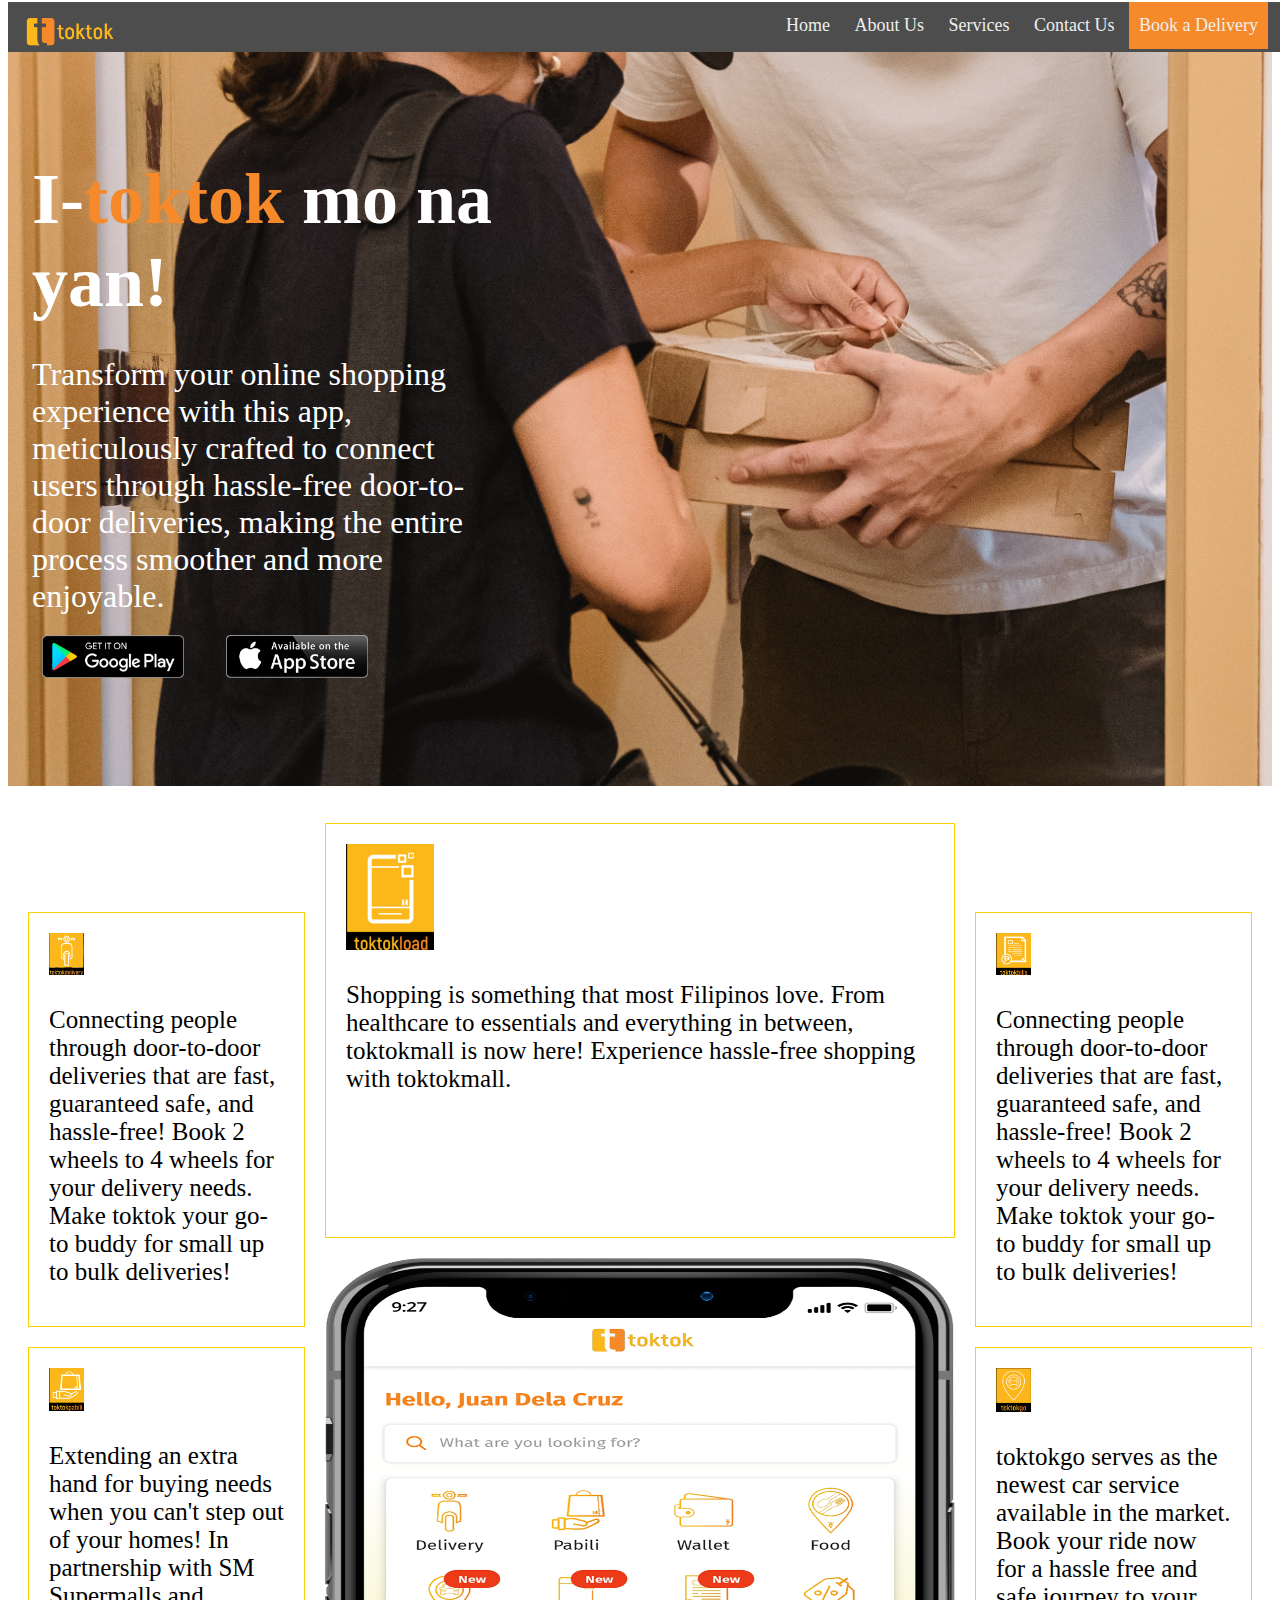
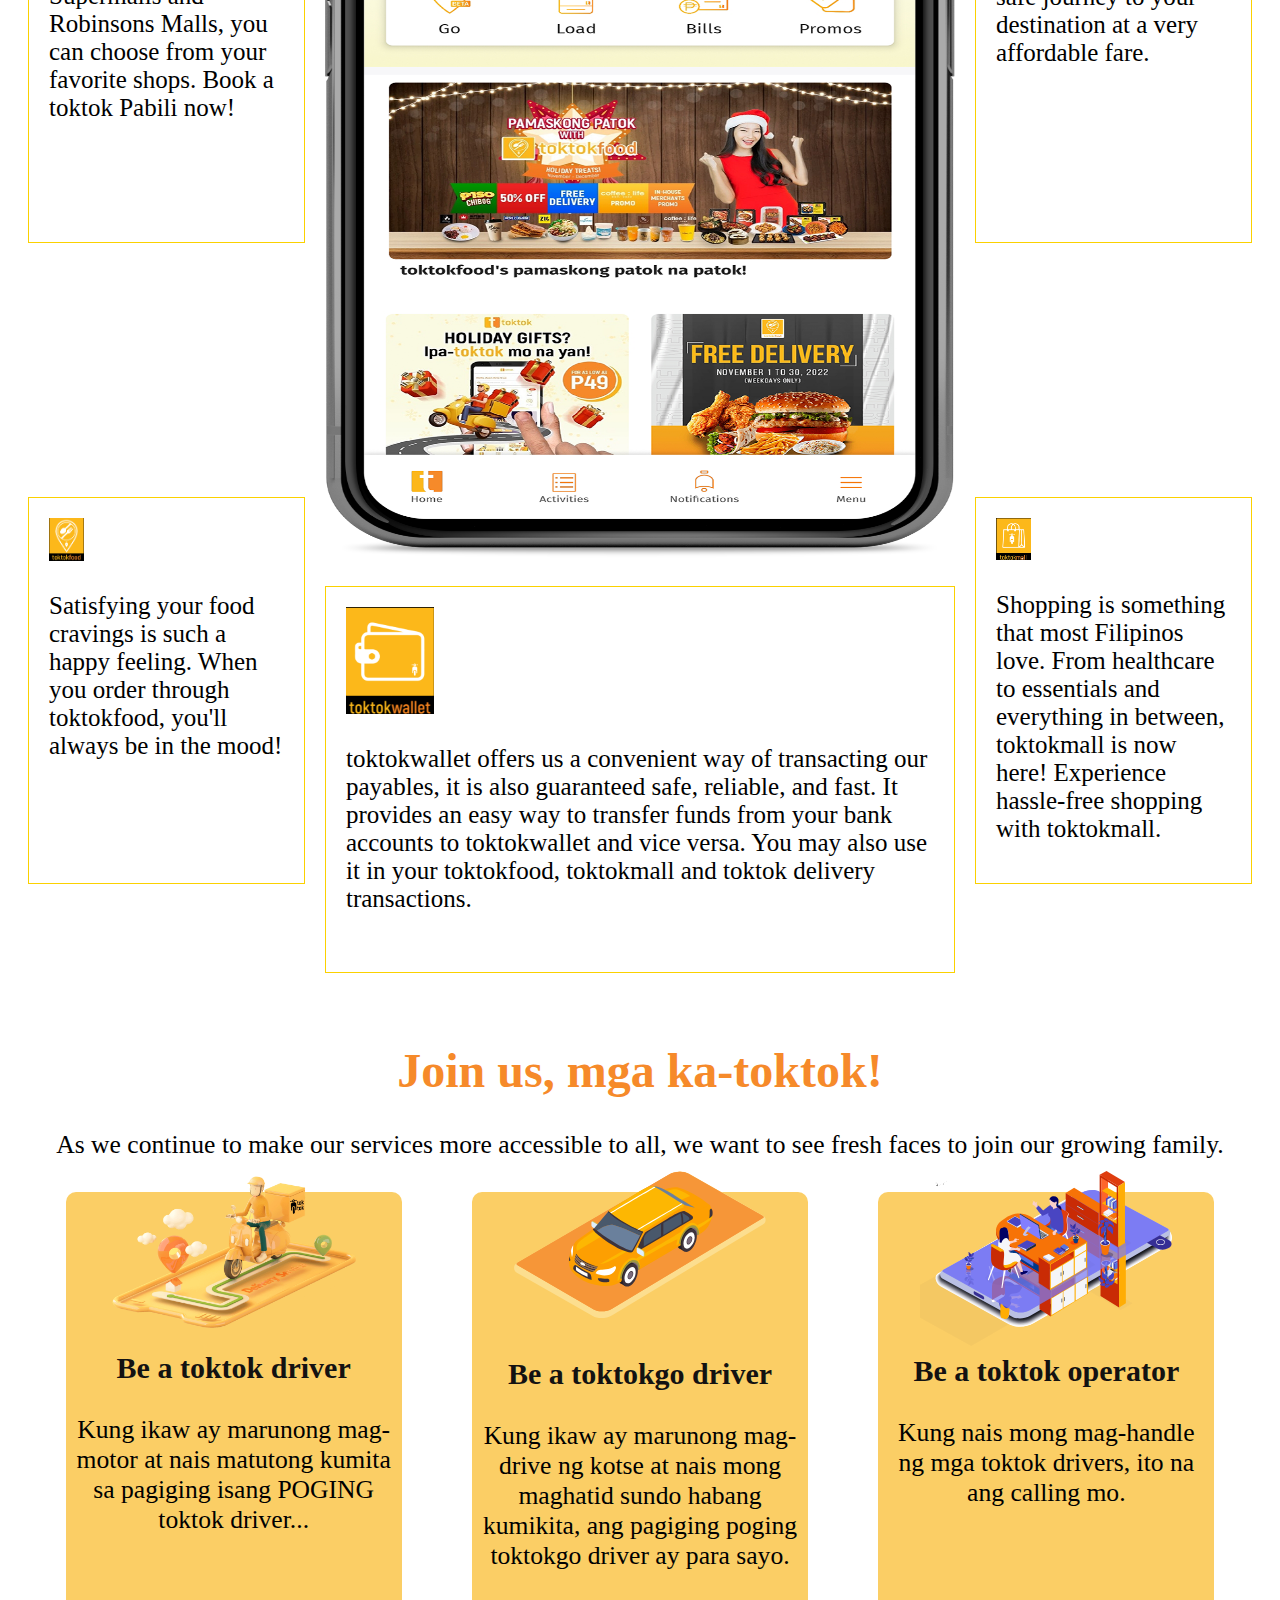
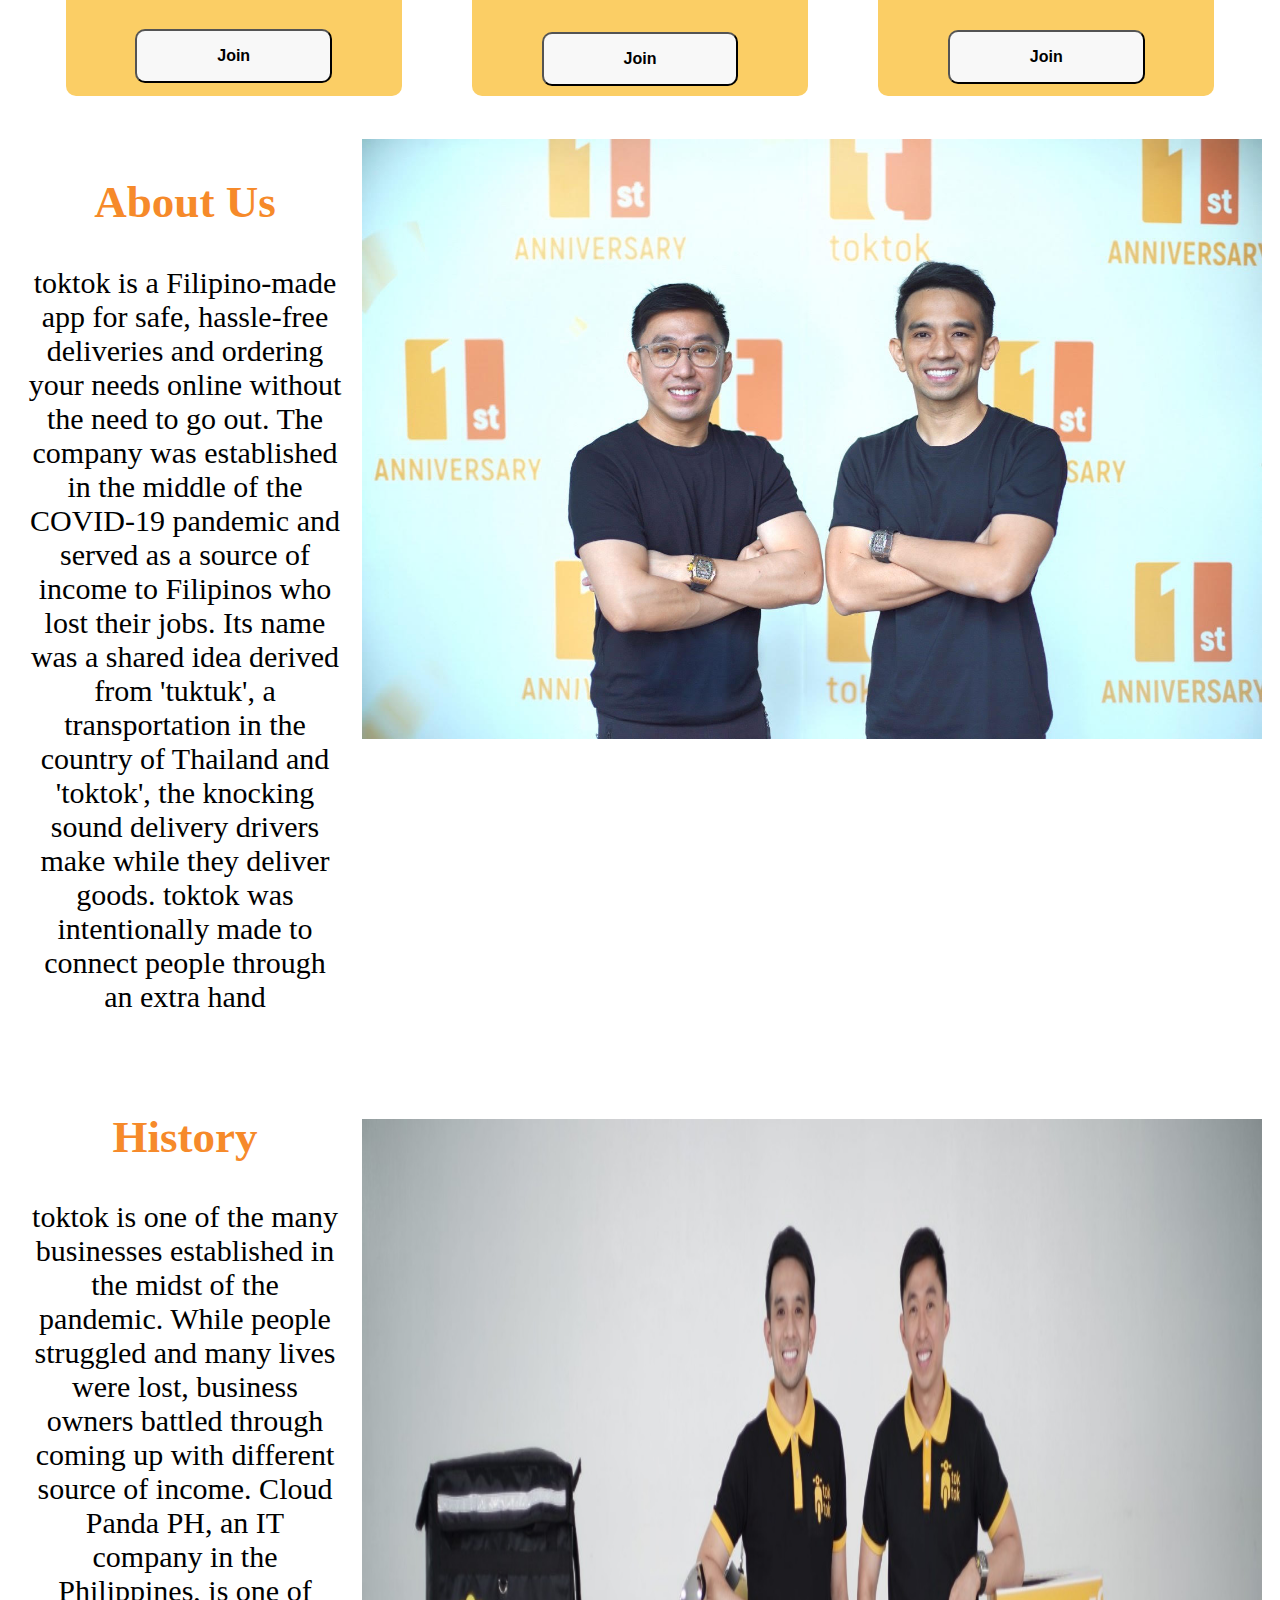
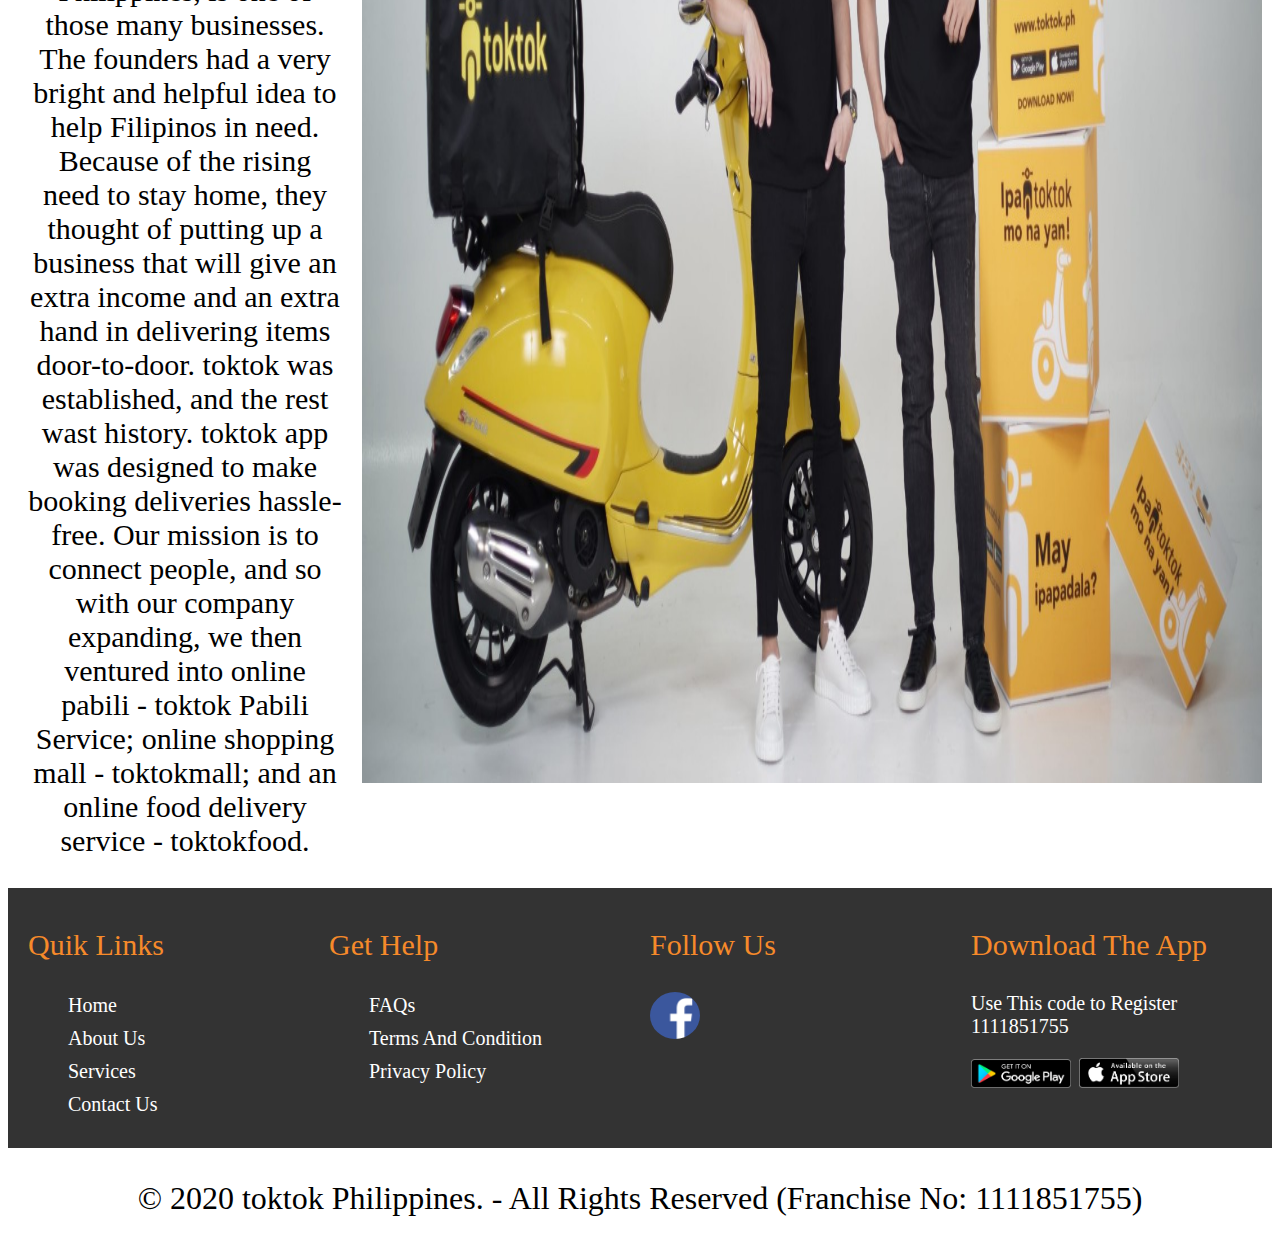
<file: index.html>
<!DOCTYPE html>
<body lang="en">
<head>
    <meta charset="UTF-8">
    <meta name="viewport" content="width=device-width, initial-scale=1.0">
    <title>Toktok | Home</title>
    <link rel="stylesheet" href="style.css">
</head>
</body>
    <!-- Navigation Bar -->
    <header>   
        <div class="nav">
            <input type="checkbox" id="nav-check">
            <div class="nav-header">
                <div class="nav-title">
                <img src="./images/main-logo.png" alt=""width="100">
                </div>
            </div>

            <div class="nav-btn">
                <label for="nav-check">
                <span></span>
                <span></span>
                <span></span>
                </label>
            </div>

            <div class="nav-links">
                <a href=>Home</a>
                <a href="about us.html" target=>About Us</a>
                <a href="services.html" target=>Services</a>
                <a href="contact us.html" target=>Contact Us</a>
                <a href="https://toktok.ph/book/delivery/1111851755" class="book" target="_blank">Book a Delivery</a>
            </div>
        </div>
    </header>

    <!-- Main Content / Featured Image -->
    <main>
        <div class="main">
            <div>
                <h1>I-<span>toktok</span> mo na yan!</h1>
                <p>Transform your online shopping experience with this app, meticulously crafted to connect users through hassle-free door-to-door deliveries, making the entire process smoother and more enjoyable.</p>
            </div>

            <div class="downloads1">
                <span>
                <a href="https://play.google.com/store/apps/details?id=ph.cloudpanda.toktok" target="_blank">
                    <img src="./images/appstore_image.png" alt="Play Store" width="100p"></a>
                </span>
                <span><a href="https://apps.apple.com/us/app/toktok-ph/id1522988322" target="_blank">
                    <img src="./images/applestore_images.png" alt="App Store" width="100p">
                </a></span>
            </div>
        </div>
    </main>
<br>
    <!--Services-->
    <services class="grid">
        <div class="mock-up-img item1">
            <img src="./images/mockup_image.png" alt="mock_up_image.png" width="200"> 
        </div>

        <div class="grid-item item2">
            <img src="./images/toktokdelivery.png" alt="toktokdelivery.png" width="50">
            <p>Connecting people through door-to-door deliveries that are fast, guaranteed safe, and hassle-free! Book 2 wheels to 4 wheels for your delivery needs. Make toktok your go-to buddy for small up to bulk deliveries!</p>
        </div>

        <div class="grid-item item3">
            <img src="./images/toktokbills.png" alt="toktokbills.png" width="50">
            <p>Connecting people through door-to-door deliveries that are fast, guaranteed safe, and hassle-free! Book 2 wheels to 4 wheels for your delivery needs. Make toktok your go-to buddy for small up to bulk deliveries!</p>
        </div>


        <div class="grid-item item4">
                <img src="./images/toktokpabili.png" alt="toktokpabili.png" width="50">
                <p>Extending an extra hand for buying needs when you can't step out of your homes! In partnership with SM Supermalls and Robinsons Malls, you can choose from your favorite shops. Book a toktok Pabili now!</p>
        </div>

        <div class="grid-item item5">
                <img src="./images/toktokgo.png" alt="toktokgo.png" width="50">
                <p>toktokgo serves as the newest car service available in the market. Book your ride now for a hassle free and safe journey to your destination at a very affordable fare.</p>
        </div>

        <div class="grid-item item6">
            <img src="./images/toktokfood.png" alt="toktokfood.png" width="50">
            <p>Satisfying your food cravings is such a happy feeling. When you order through toktokfood, you'll always be in the mood!</p>
        </div>

        <div class="grid-item item7">
                <img src="./images/toktokmall.png" alt="toktokmall" width="50">
                <p>Shopping is something that most Filipinos love. From healthcare to essentials and everything in between, toktokmall is now here! Experience hassle-free shopping with toktokmall.</p>
        </div>

        <div class="grid-item item8">
            <img src="./images/toktokload.png" alt="toktokload" width="50">
            <p>Shopping is something that most Filipinos love. From healthcare to essentials and everything in between, toktokmall is now here! Experience hassle-free shopping with toktokmall.</p>
        </div>


        <div class="grid-item item9">
            <img src="./images/toktokwallet.png" alt="toktokwallet.png" width="50">
            <p>toktokwallet offers us a convenient way of transacting our payables, it is also guaranteed safe, reliable, and fast. It provides an easy way to transfer funds from your bank accounts to toktokwallet and vice versa. You may also use it in your toktokfood, toktokmall and toktok delivery transactions.</p>
        </div>
    </services>
<br>
    <!-- Section / Careers -->
    <section>
        <div class="careers">
            <div>
                <h1>Join us, mga ka-toktok!</h1>
                <p>As we continue to make our services more accessible to all, we want to see fresh faces to join our growing family.</p>
            </div>

            <div class="driver-container">
                <div class="driver rider">
                    <img src="./images/toktok-rider.png" alt="toktok-rider" width="150">
                    <h3>Be a toktok driver</h3>
                    <p>Kung ikaw ay marunong mag-motor at nais matutong kumita sa pagiging isang POGING toktok driver...</p>
                    <div>
                        <a href="https://toktok.ph/book/rider_register" target="_blank"><button>Join</button></a>
                    </div>
                </div>

                <div class="driver go-driver">
                    <img src="./images/toktokgo-driver.svg" alt="toktokgo-driver.svg" width="150">
                    <h3>Be a toktokgo driver</h3>
                    <p>Kung ikaw ay marunong mag-drive ng kotse at nais mong maghatid sundo habang kumikita, ang pagiging poging toktokgo driver ay para sayo.</p>
                    <div>
                        <a href="https://go.toktok.ph/be-our-driver" target="_blank"><button>Join</button></a>
                    </div>
                </div>

                <div class="driver operator">
                    <img src="./images/toktok-operator.svg" alt="toktok-operator.svg" width="150">
                    <h3>Be a toktok operator</h3>
                    <p>Kung nais mong mag-handle ng mga toktok drivers, ito na ang calling mo.</p>
                    <div>
                        <a href="https://toktok.ph/book/operator_register" target="_blank"><button>Join</button></a>
                    </div>
                </div>
            </div>
        </div>
    </section>

    <!-- Section - About Us -->
    <article>
        <div class="about-us">
            <div class="about">
                <h2>About Us</h2>
                <p>toktok is a Filipino-made app for safe, hassle-free deliveries and ordering your needs online without the need to go out.

                    The company was established in the middle of the COVID-19 pandemic and served as a source of income to Filipinos who lost their jobs.
                    
                    Its name was a shared idea derived from 'tuktuk', a transportation in the country of Thailand and 'toktok', the knocking sound delivery drivers make while they deliver goods.
                    
                    toktok was intentionally made to connect people through an extra hand </p>
            </div>

            <div class="flex-item-right">
                <img src="./images/about_image1.png" alt="About_image1.png" width="300">
            </div>
        </div>

        <div class="our-history">
            <div class="history">
                <h2>History</h2>

                <p>toktok is one of the many businesses established in the midst of the pandemic. While people struggled and many lives were lost, business owners battled through coming up with different source of income.

                Cloud Panda PH, an IT company in the Philippines, is one of those many businesses. The founders had a very bright and helpful idea to help Filipinos in need. Because of the rising need to stay home, they thought of putting up a business that will give an extra income and an extra hand in delivering items door-to-door. toktok was established, and the rest wast history.

                toktok app was designed to make booking deliveries hassle-free. Our mission is to connect people, and so with our company expanding, we then ventured into online pabili - toktok Pabili Service; online shopping mall - toktokmall; and an online food delivery service - toktokfood.</p>
            </div>

            <div class="flex-item-right2">
                <img src="./images/about_image2.png" alt="About_image2.png" width="300">
            </div>
        </div>
    </article>

    <!-- <footer> -->
<footer>      
    <div class="footer">
        <div class="column column1">
            <h4>Quik Links</h4>
            <ul>
                <li><a href=>Home</a></li>
                <li><a href="about us.html" target="_blank">About Us</a></li>
                <li><a href="services.html" target="_blank">Services</a></li>
                <li><a href="contact us.html" target="_blank">Contact Us</a></li>
            </ul>
        </div>
        
        <div class="column column2">
            <h4>Get Help</h4>
            <ul>
                <li><a href="faq's.html" target=>FAQs</li>
                <li><a href="terms and  condition.html" target=>Terms and Condition</a></li>
                <li> <a href="privacy policy.html" target=>Privacy Policy</a></li>
            </ul>
        </div>

        <div class="column column3">
            <h4>Follow Us</h4>
            <a href="https://www.facebook.com/profile.php?id=100092435076404&mibextid=kFxxJD" target="_blank">
            <img src="./images/fblogo_image.png" alt="Facebook Icon" width="50"></a>
        </div>

        <div class="column column4">
            <h4>Download The App</h4>
                <p>Use This code to Register 1111851755</p>
                <div class="social-links">
                <a href="https://play.google.com/store/apps/details?id=ph.cloudpanda.toktok" target="_blank">
                <img src="./images/appstore_image.png" alt="Play Store" width="100p"></a>

                <a href="https://apps.apple.com/us/app/toktok-ph/id1522988322" target="_blank">
                    <img src="./images/applestore_images.png" alt="App Store" width="100p">
                </a>
        </div>
    </div>
</footer>

    <div class="allrights">
        <p> © 2020 toktok Philippines. - All Rights Reserved (Franchise No: 1111851755)</p>
    </div>
</body>
</html>
</file>
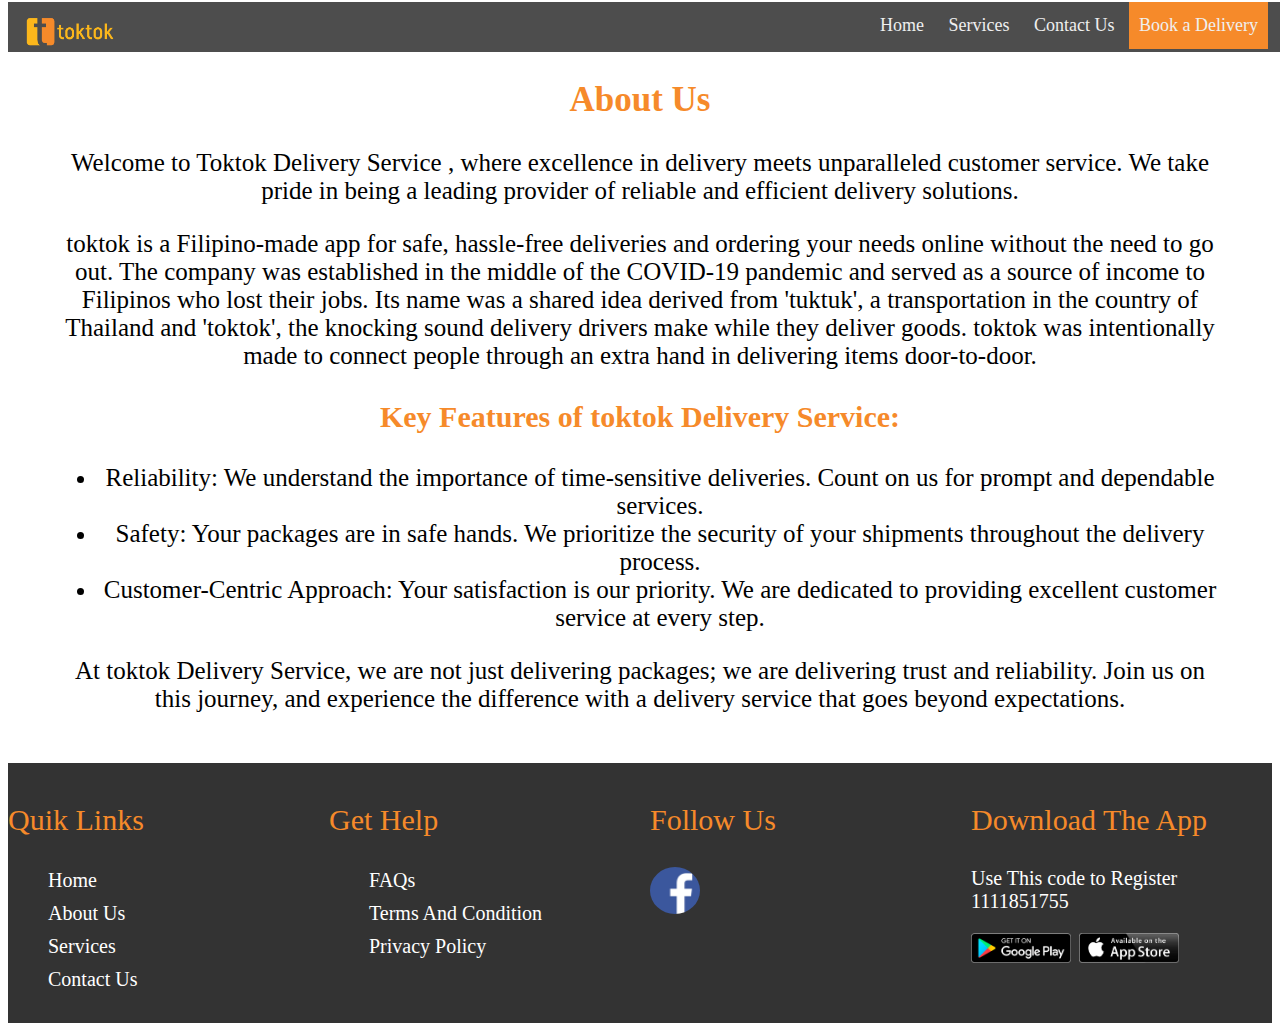
<file: about us.html>
<!DOCTYPE html>
<html lang="en">

<head>
    <meta charset="UTF-8">
    <meta name="viewport" content="width=device-width, initial-scale=1.0">
    <title>about us</title>
    <link rel="stylesheet" href="style.css">
</head>

<body>

       <!-- Navigation Bar -->
    <header>   
        <div class="nav">
            <input type="checkbox" id="nav-check">
            <div class="nav-header">
                <div class="nav-title">
                <img src="images/main-logo.png" alt=""width="100">
                </div>
            </div>
            <div class="nav-btn">
                <label for="nav-check">
                <span></span>
                <span></span>
                <span></span>
                </label>
            </div>

            
            <div class="nav-links">
                <a href= "index.html" target=>Home</a>
                <a href="services.html" target=>Services</a>
                <a href="contact us.html" target=>Contact Us</a>
                <a href="https://toktok.ph/book/delivery/1111851755" class="book" target="_blank">Book a Delivery</a>
            </div>
        </div>
    </header>

    <section class="About">
            <h2>About Us</h2>
            <p>Welcome to Toktok Delivery Service , where excellence in delivery meets unparalleled customer service. We take pride in being a leading provider of reliable and efficient delivery solutions.</p>

            <p>toktok is a Filipino-made app for safe, hassle-free deliveries and ordering your needs online without the need to go out. The company was established in the middle of the COVID-19 pandemic and served as a source of income to Filipinos who lost their jobs. Its name was a shared idea derived from 'tuktuk', a transportation in the country of Thailand and 'toktok', the knocking sound delivery drivers make while they deliver goods. toktok was intentionally made to connect people through an extra hand in delivering items door-to-door.</p>

            <h3>Key Features of toktok Delivery Service:</h3>
            <ul>
                <li>Reliability: We understand the importance of time-sensitive deliveries. Count on us for prompt and dependable services.</li>
                <li>Safety: Your packages are in safe hands. We prioritize the security of your shipments throughout the delivery process.</li>
                <li>Customer-Centric Approach: Your satisfaction is our priority. We are dedicated to providing excellent customer service at every step.</li>
            </ul>

            <p>At toktok Delivery Service, we are not just delivering packages; we are delivering trust and reliability. Join us on this journey, and experience the difference with a delivery service that goes beyond expectations.</p>

    </section>

    <div class="footer">
        <div class="column">
            <h4>Quik Links</h4>
            <ul>
                <li> <a href= "index.html" target=>Home</a></li>
                <li><a href="about us.html" target=>About Us</a></li>
                <li><a href="services.html" target=>Services</a></li>
                <li><a href="contact us.html" target=>Contact Us</a></li>
            </ul>
        </div>
        
        <div class="column">
            <h4>Get Help</h4>
            <ul>
                <li><a href="faq's.html" target=>FAQs</li>
                <li><a href="terms and  condition.html" target=>Terms and Condition</a></li>
                <li> <a href="Privacy Policy.html" target=>Privacy Policy</a></li>
            </ul>
        </div>
        
        <div class="column column3">
            <h4>Follow Us</h4>
            <a href="https://www.facebook.com/profile.php?id=100092435076404&mibextid=kFxxJD" target="_blank">
            <img src="./images/fblogo_image.png" alt="Facebook Icon" width="50"></a>
        </div>

        <div class="column">
            <h4>Download The App</h4>
                <p>Use This code to Register 1111851755</p>
                <div class="social-links">
                <a href="https://play.google.com/store/apps/details?id=ph.cloudpanda.toktok" target="_blank">
                <img src="./images/appstore_image.png" alt="Play Store" width="100p"></a>

                <a href="https://apps.apple.com/us/app/toktok-ph/id1522988322" target="_blank">
                    <img src="./images/applestore_images.png" alt="App Store" width="100p">
                </a>
        </div>
    </div>

</body>
</html>
</file>
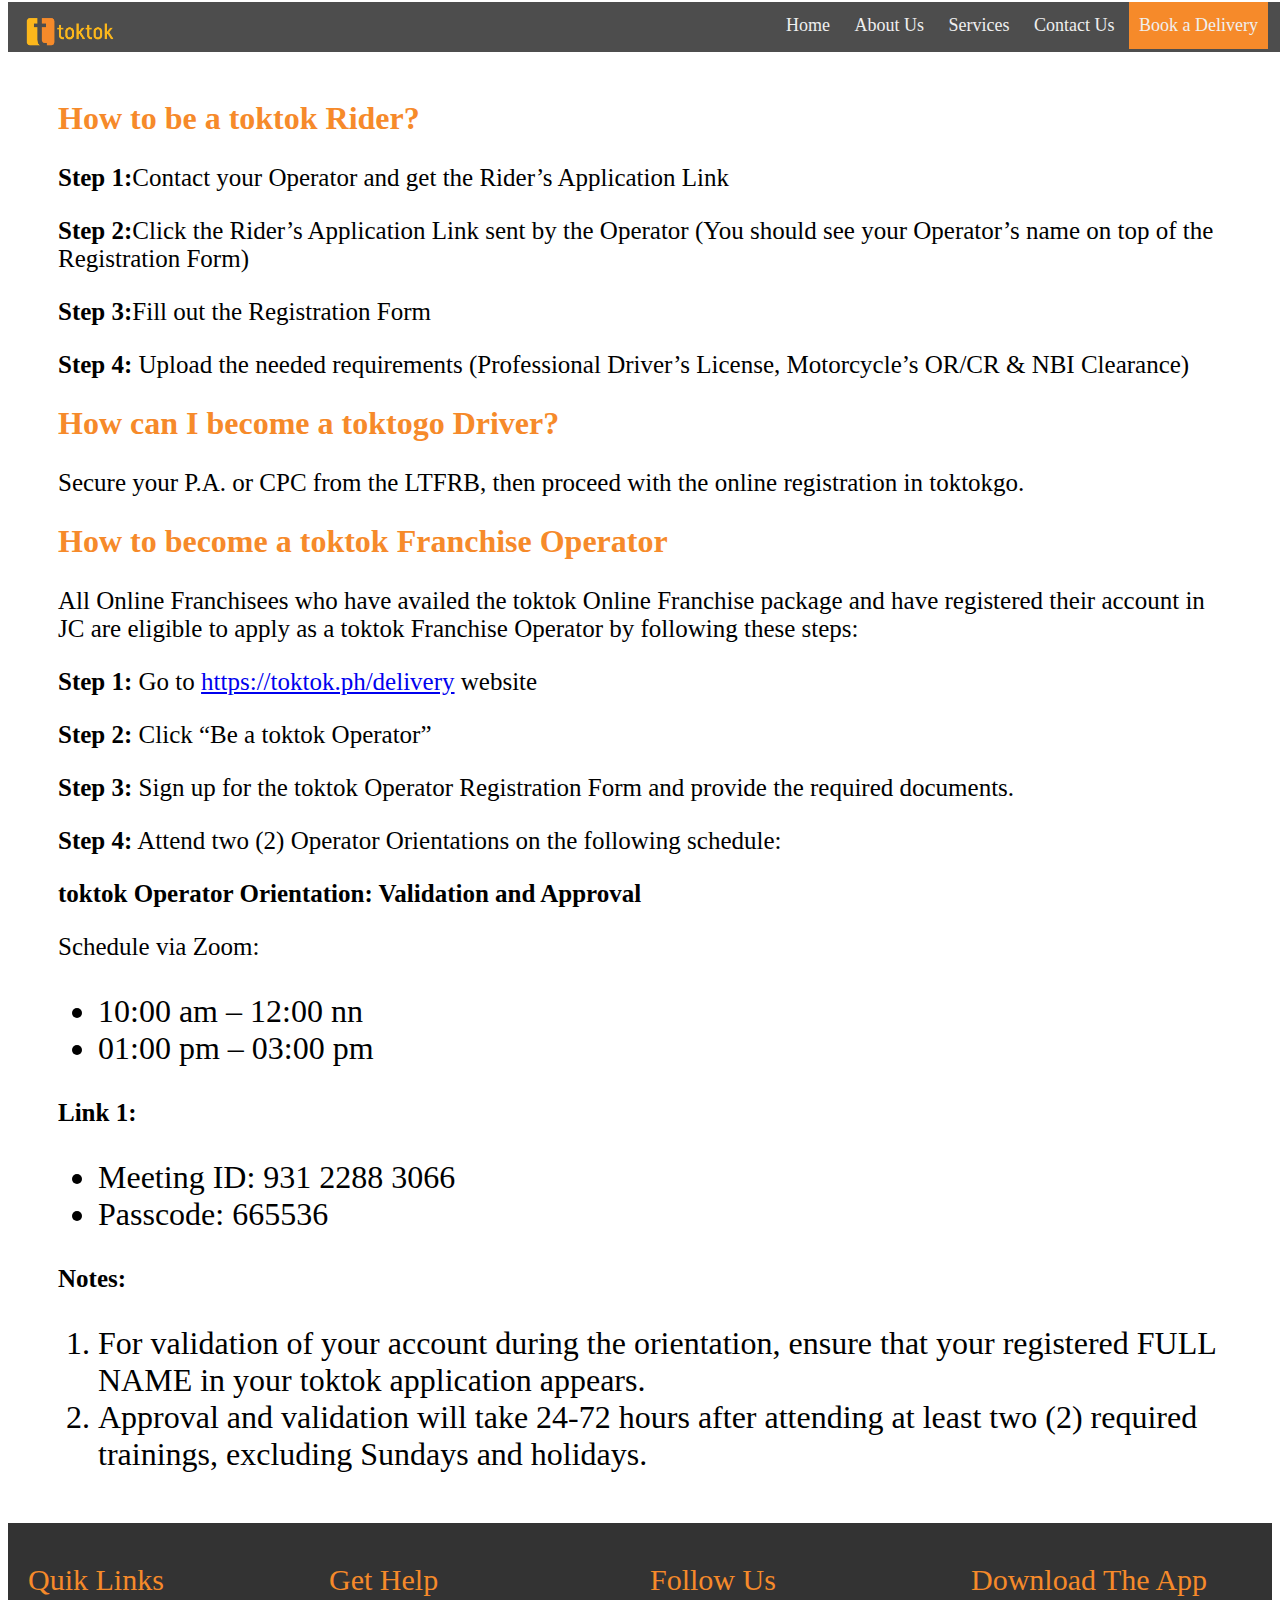
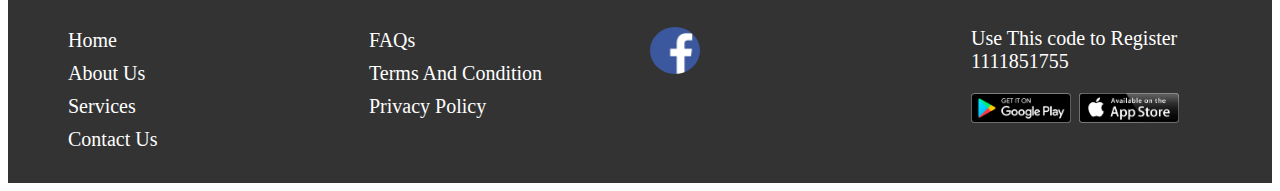
<file: faq's.html>
<!DOCTYPE html>
<html lang="en">
<head>
    <meta charset="UTF-8">
    <meta name="viewport" content="width=device-width, initial-scale=1.0">
    <title>Document</title>
    <link rel="stylesheet" href="style.css">
</head>
<body>
    <header>   
        <div class="nav">
            <input type="checkbox" id="nav-check">
            <div class="nav-header">
                <div class="nav-title">
                <img src="images/main-logo.png" alt=""width="100">
                </div>
            </div>
            <div class="nav-btn">
                <label for="nav-check">
                <span></span>
                <span></span>
                <span></span>
                </label>
            </div>
    
            <div class="nav-links">
                <a href= "index.html" target=>Home</a>
                <a href="about us.html" target=>About Us</a>
                <a href="services.html" target=>Services</a>
                <a href="contact us.html" target=>Contact Us</a>
                <a href="https://toktok.ph/book/delivery/1111851755" class="book" target="_blank">Book a Delivery</a>
            </div>
        </div>
    </header>

    <div class="faqs">

        <div>
            <h2>How to be a toktok Rider?</h2>   
        </div>
        <div>
            <p><strong>Step 1:</strong>Contact your Operator and get the Rider’s Application Link</p>
            <p><strong>Step 2:</strong>Click the Rider’s Application Link sent by the Operator (You should see your Operator’s name on top of the Registration Form)</p>
            <p><strong>Step 3:</strong>Fill out the Registration Form</p>
            <p><strong>Step 4:</strong> Upload the needed requirements (Professional Driver’s License, Motorcycle’s OR/CR & NBI Clearance)</p>
        </div>

        <div>
            <h2>How can I become a toktogo Driver?</h2>
        </div>

        <div>
            <p>Secure your P.A. or CPC from the LTFRB, then proceed with the online registration in toktokgo.</p>
        </div>

    <div>
      <h2>How to become a toktok Franchise Operator</h2>
    </div>
        <div>
          <p>All Online Franchisees who have availed the toktok Online Franchise package and have registered their account in JC are eligible to apply as a toktok Franchise Operator by following these steps:</p>
    
          <p><strong>Step 1:</strong> Go to <a href="https://toktok.ph/delivery" target="_blank">https://toktok.ph/delivery</a> website</p>
          <p><strong>Step 2:</strong> Click “Be a toktok Operator”</p>
          <p><strong>Step 3:</strong> Sign up for the toktok Operator Registration Form and provide the required documents.</p>
          <p><strong>Step 4:</strong> Attend two (2) Operator Orientations on the following schedule:</p>
    
          <p><strong>toktok Operator Orientation: Validation and Approval</strong></p>
          <p>Schedule via Zoom:</p>
          <ul>
            <li>10:00 am – 12:00 nn</li>
            <li>01:00 pm – 03:00 pm</li>
          </ul>
    
          <p><strong>Link 1:</strong></p>
          <ul>
            <li>Meeting ID: 931 2288 3066</li>
            <li>Passcode: 665536</li>
          </ul>
    
          <p><strong>Notes:</strong></p>
          <ol>
            <li>For validation of your account during the orientation, ensure that your registered FULL NAME in your toktok application appears.</li>
            <li>Approval and validation will take 24-72 hours after attending at least two (2) required trainings, excluding Sundays and holidays.</li>
          </ol>
        </div>
      </div>

        <!-- <footer> -->
<footer>      
    <div class="footer">
        <div class="column column1">
            <h4>Quik Links</h4>
            <ul>
                <li><a href= "index.html" target=>Home</a></li>
                <li><a href="about us.html" target="_blank">About Us</a></li>
                <li><a href="services.html" target="_blank">Services</a></li>
                <li><a href="contact us.html" target="_blank">Contact Us</a></li>
            </ul>
        </div>
        
        <div class="column column2">
            <h4>Get Help</h4>
            <ul>
                <li><a href="faq's.html" target=>FAQs</li>
                <li><a href="terms and  condition.html" target=>Terms and Condition</a></li>
                <li> <a href="privacy policy.html" target=>Privacy Policy</a></li>
            </ul>
        </div>

        <div class="column column3">
            <h4>Follow Us</h4>
            <a href="https://www.facebook.com/profile.php?id=100092435076404&mibextid=kFxxJD" target="_blank">
            <img src="./images/fblogo_image.png" alt="Facebook Icon" width="50"></a>
        </div>

        <div class="column column4">
            <h4>Download The App</h4>
                <p>Use This code to Register 1111851755</p>
                <div class="social-links">
                <a href="https://play.google.com/store/apps/details?id=ph.cloudpanda.toktok" target="_blank">
                <img src="./images/appstore_image.png" alt="Play Store" width="100p"></a>

                <a href="https://apps.apple.com/us/app/toktok-ph/id1522988322" target="_blank">
                    <img src="./images/applestore_images.png" alt="App Store" width="100p">
                </a>
        </div>
    </div>
</footer>
</body>
</html>
</file>
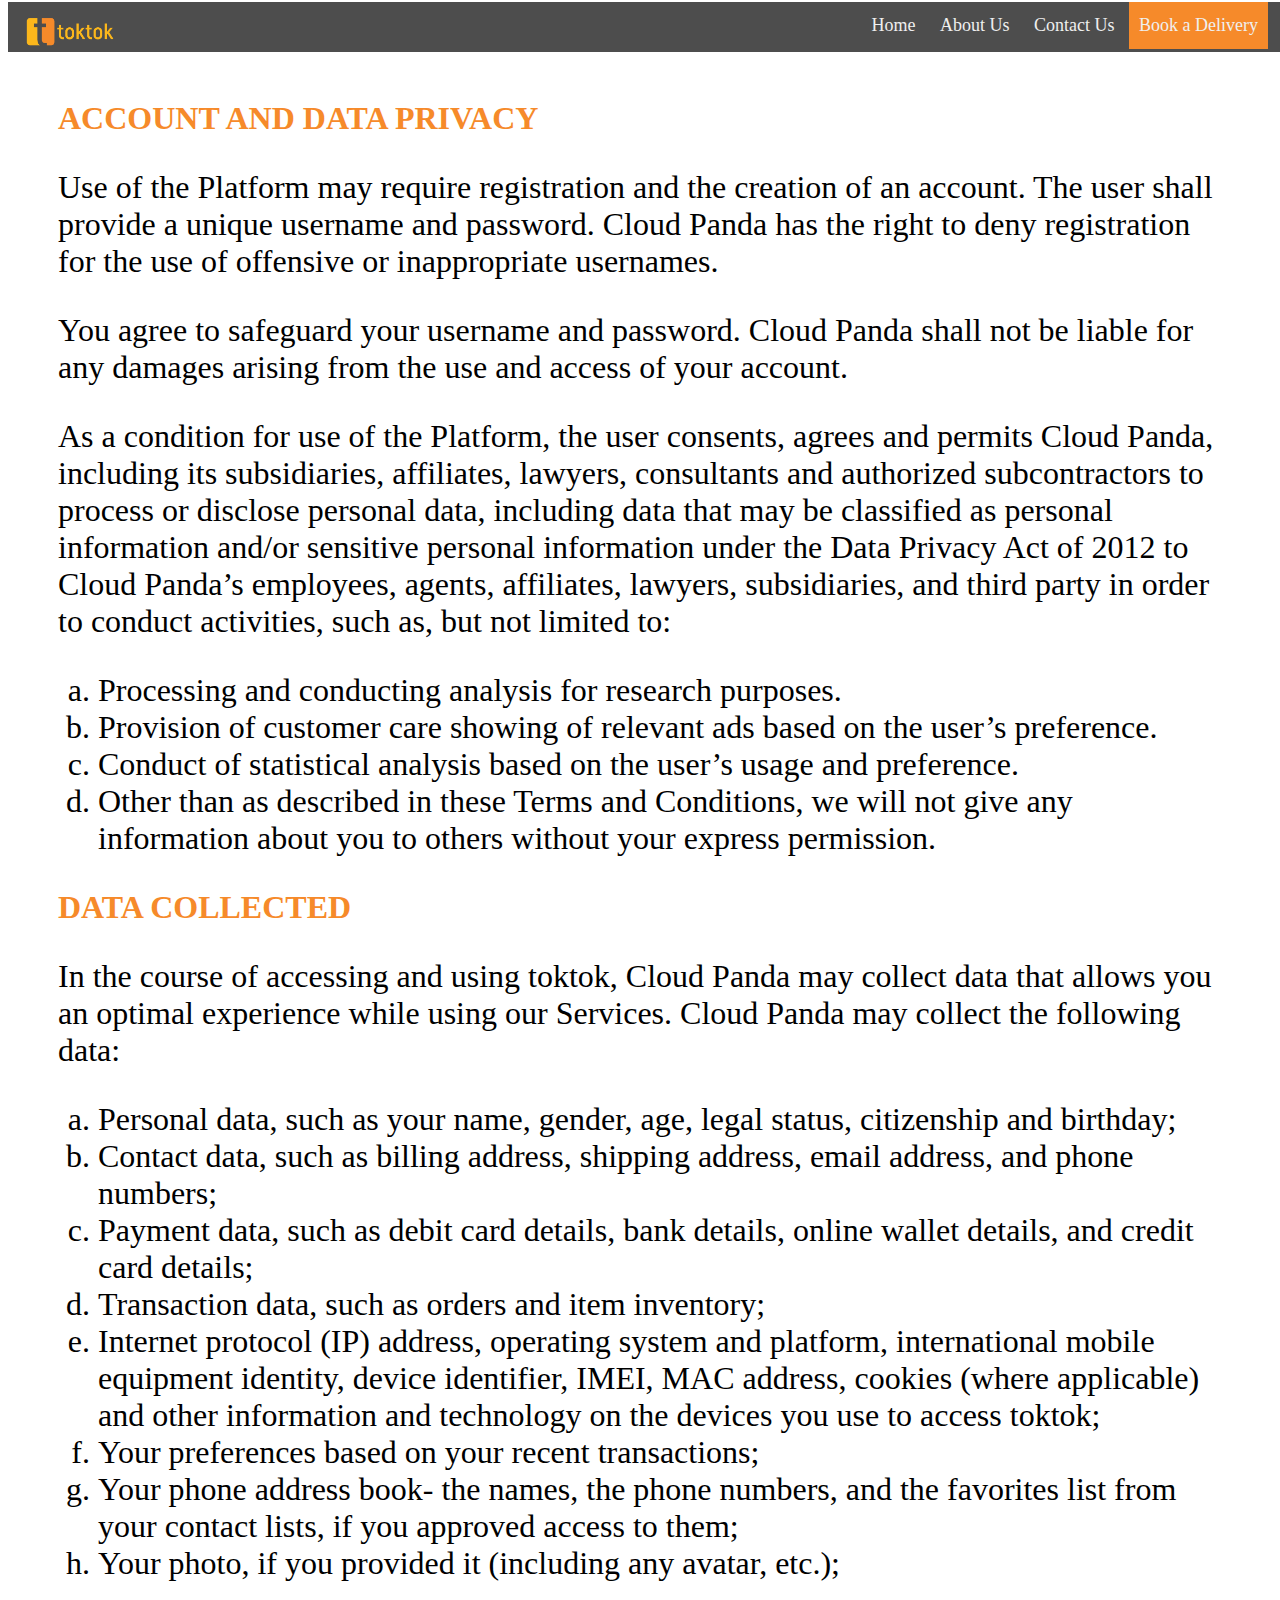
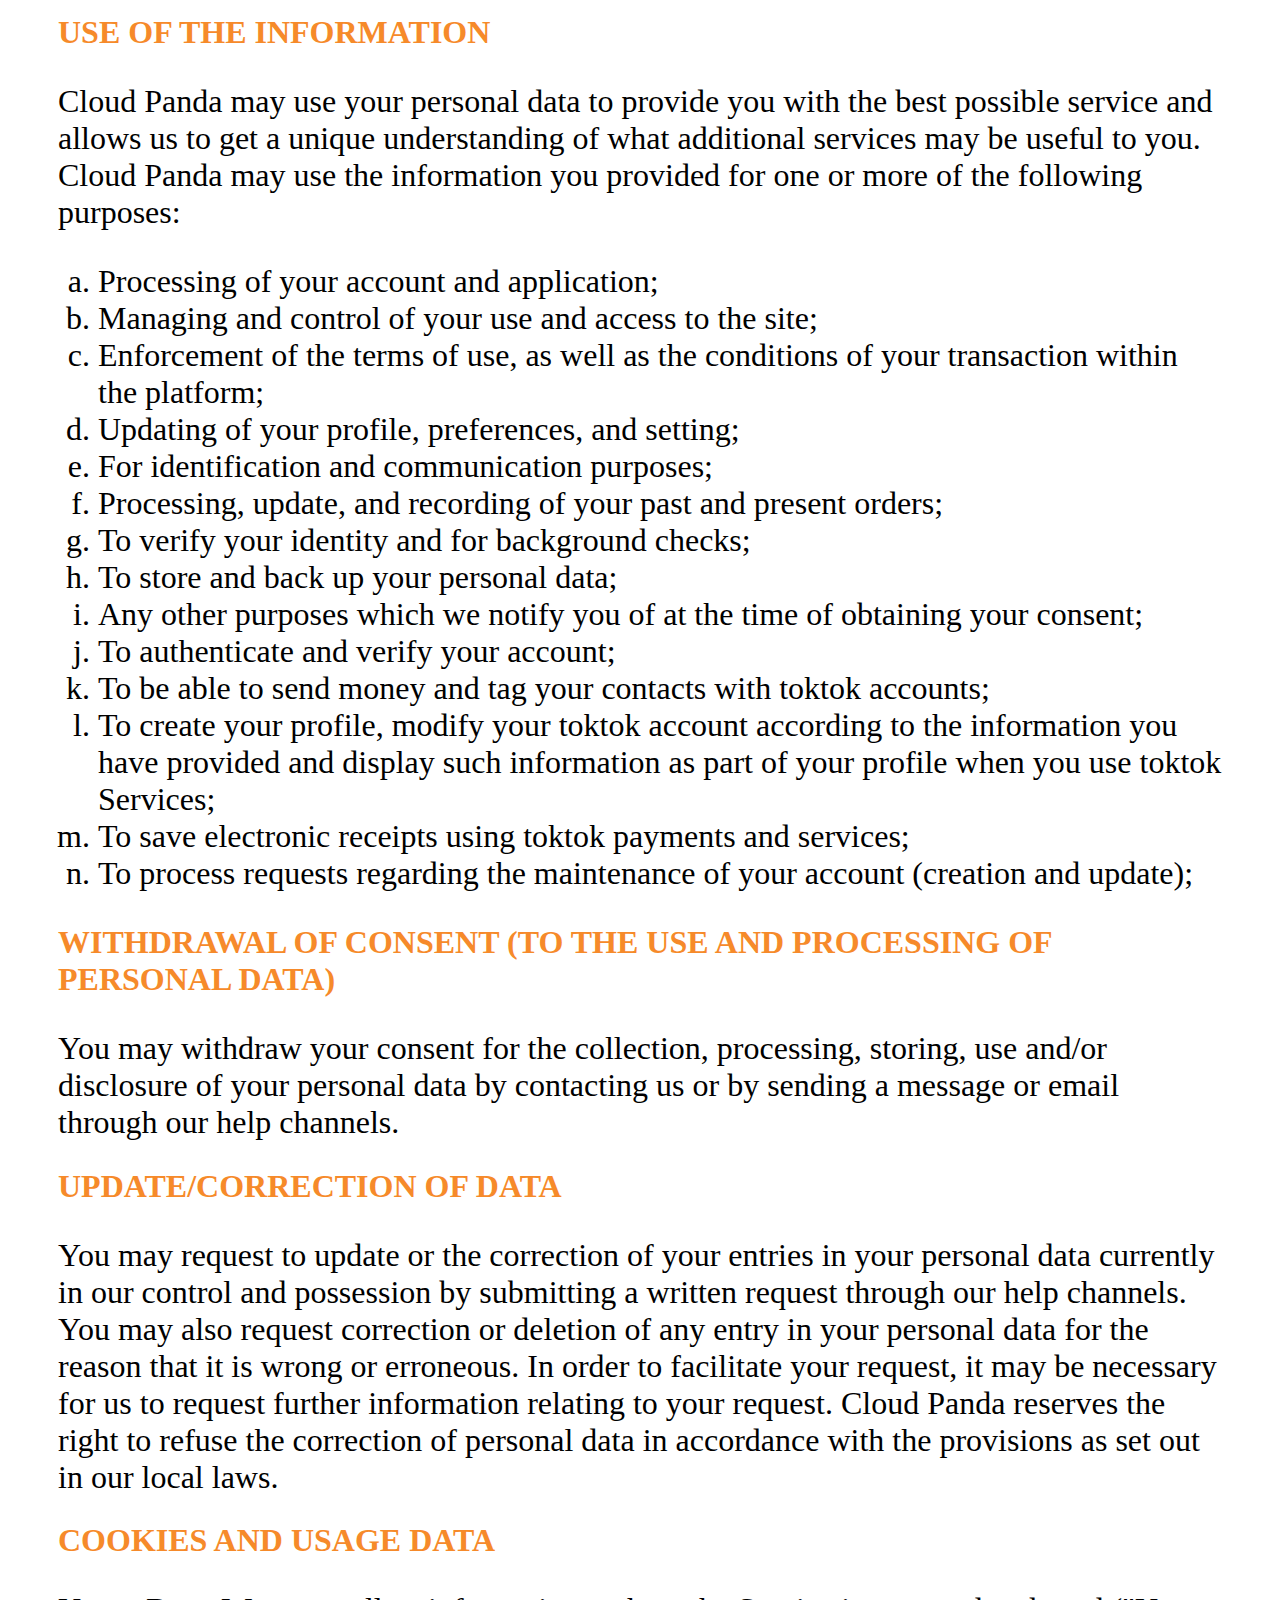
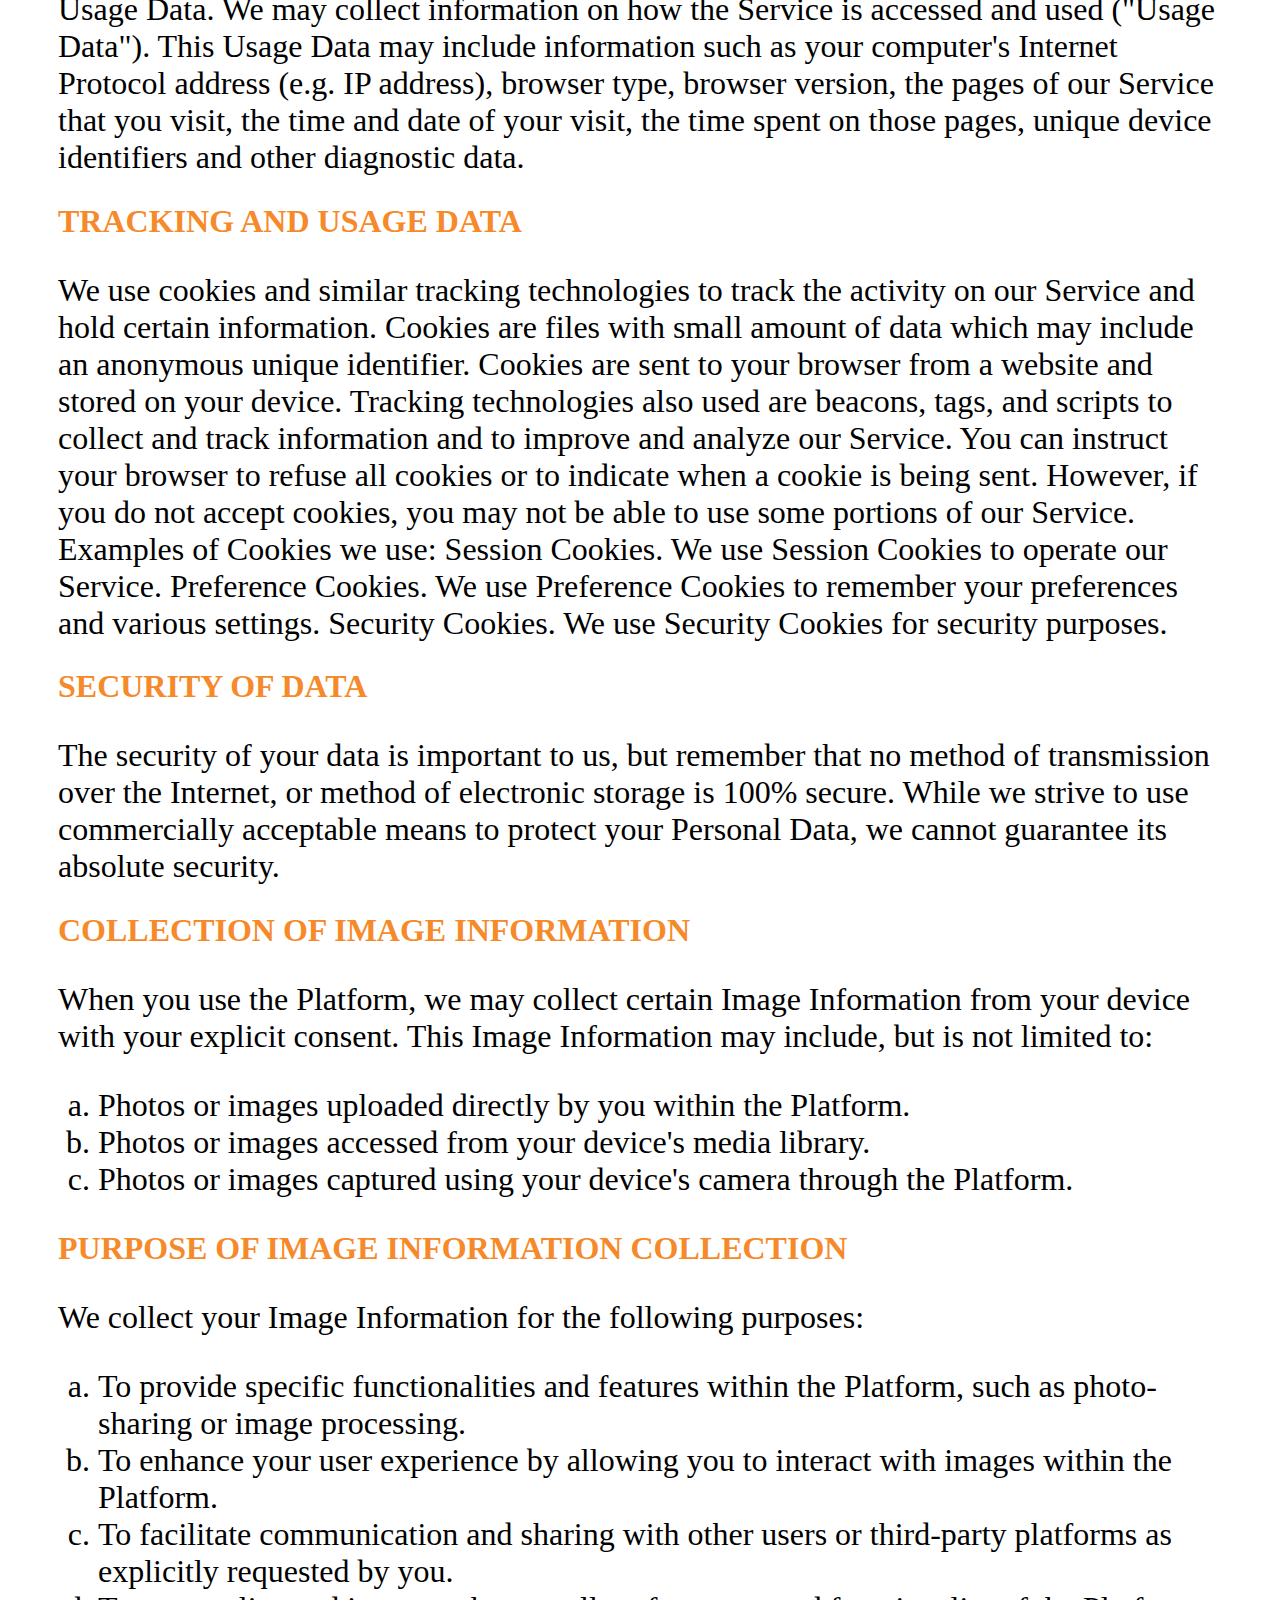
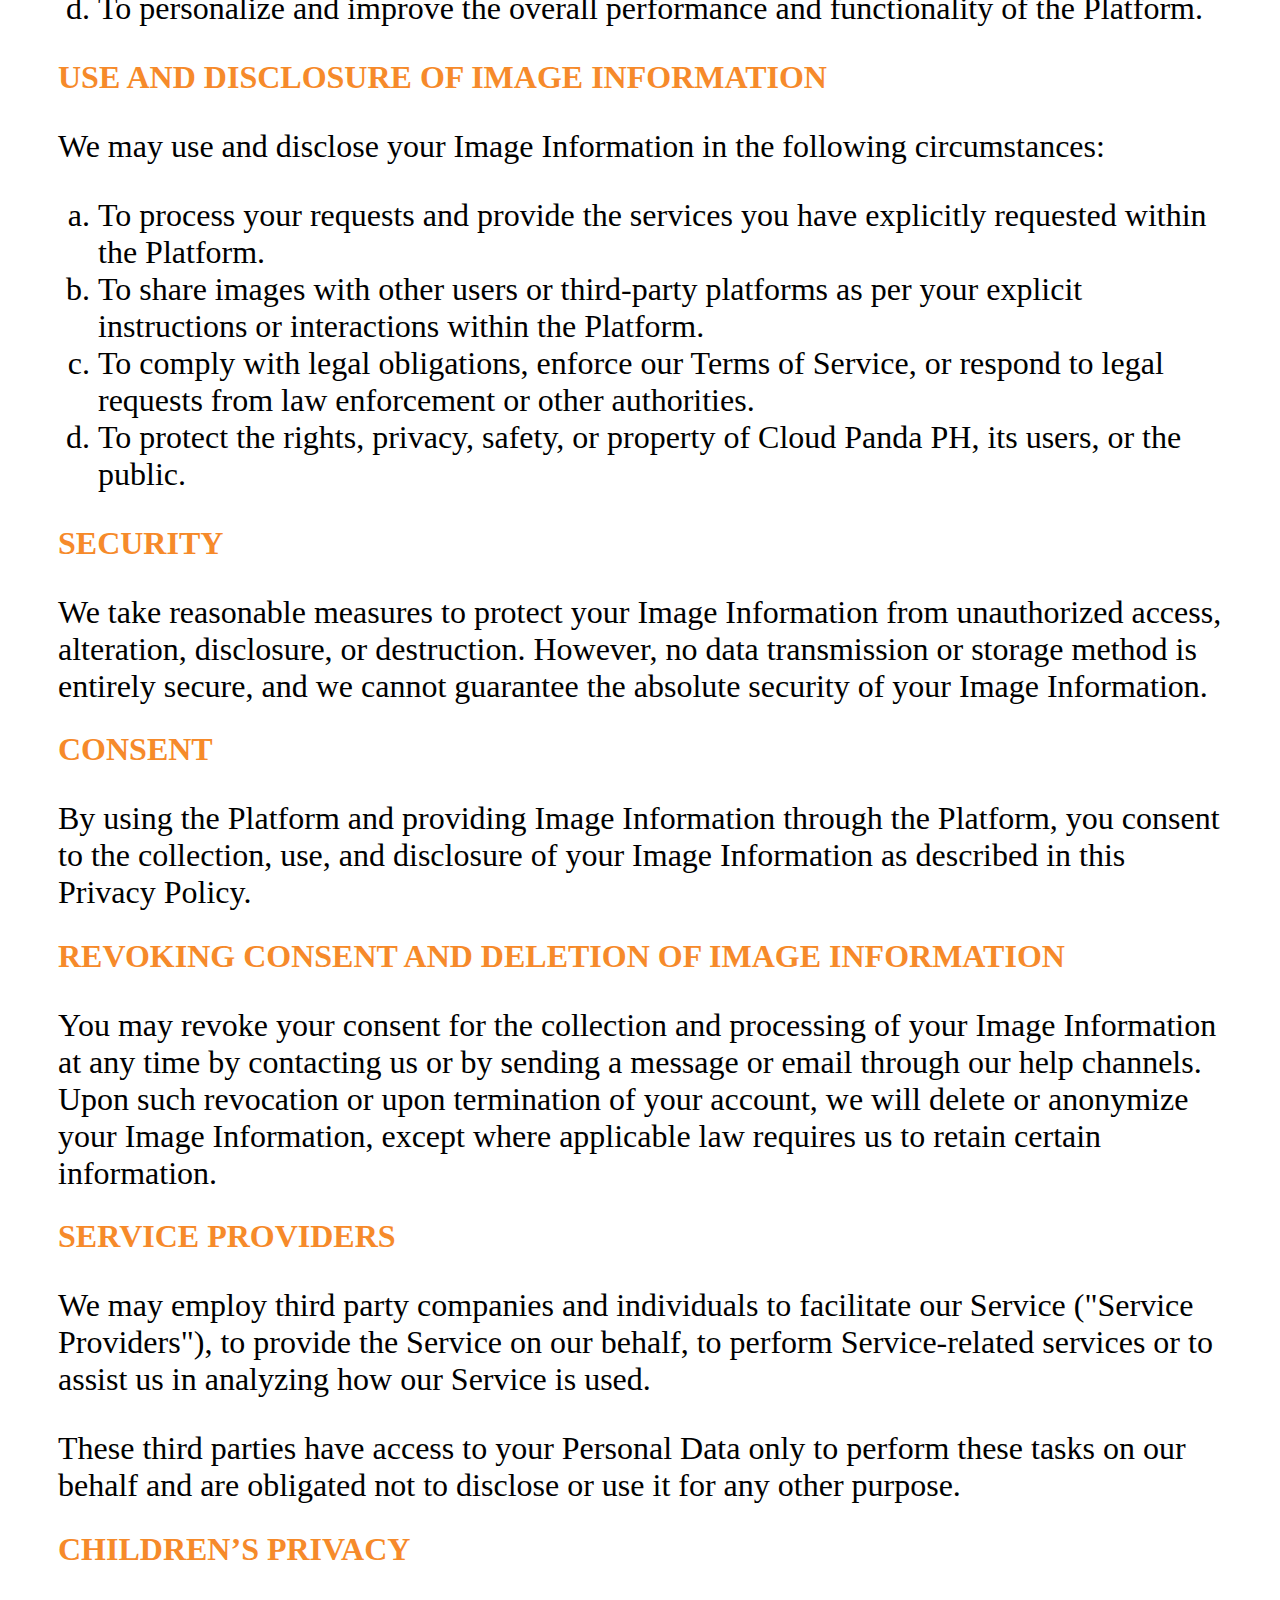
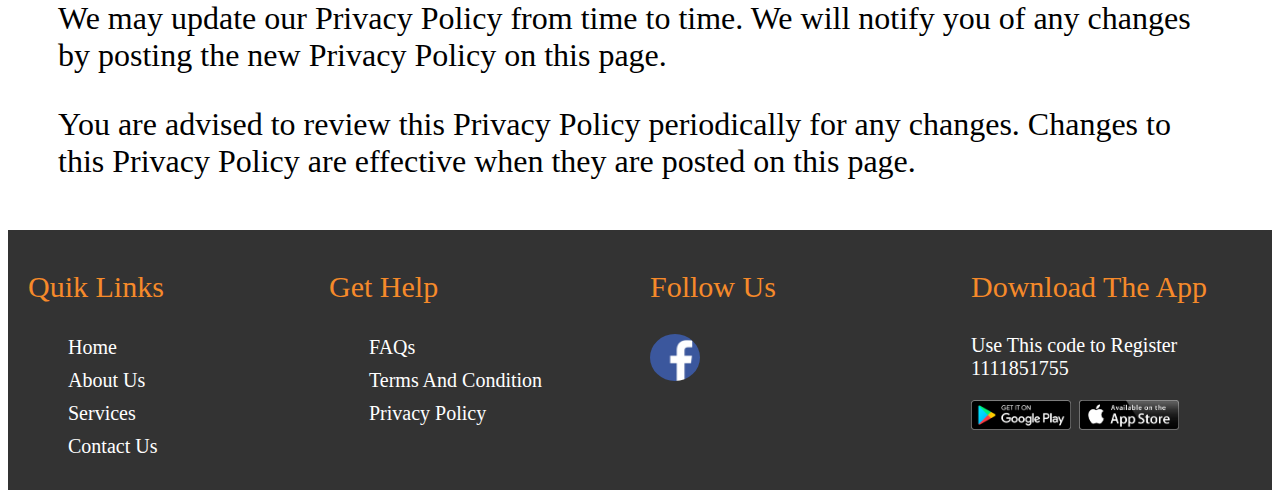
<file: privacy policy.html>
<!DOCTYPE html>
<html lang="en">
<head>
    <meta charset="UTF-8">
    <meta name="viewport" content="width=device-width, initial-scale=1.0">
    <title>Privacy Policy</title>
    <link rel="stylesheet" href="style.css">
</head>
<body>

    <header>   
        <div class="nav">
            <input type="checkbox" id="nav-check">
            <div class="nav-header">
                <div class="nav-title">
                <img src="./images/main-logo.png" alt=""width="100">
                </div>
            </div>
            <div class="nav-btn">
                <label for="nav-check">
                <span></span>
                <span></span>
                <span></span>
                </label>
            </div>
    
            <div class="nav-links">
                <a href= "index.html" target=>Home</a>
                <a href="about us.html" target=>About Us</a>
                <a href="contact us.html" target=>Contact Us</a>
                <a href="https://toktok.ph/book/delivery/1111851755" class="book" target="_blank">Book a Delivery</a>
            </div>
        </div>
    </header>
    
    <div class="privacy">
        <h2>ACCOUNT AND DATA PRIVACY</h2>
    
        <p>Use of the Platform may require registration and the creation of an account. The user shall provide a unique username and password. Cloud Panda has the right to deny registration for the use of offensive or inappropriate usernames.</p>
      
        <p>You agree to safeguard your username and password. Cloud Panda shall not be liable for any damages arising from the use and access of your account.</p>
      
        <p>As a condition for use of the Platform, the user consents, agrees and permits Cloud Panda, including its subsidiaries, affiliates, lawyers, consultants and authorized subcontractors to process or disclose personal data, including data that may be classified as personal information and/or sensitive personal information under the Data Privacy Act of 2012 to Cloud Panda’s employees, agents, affiliates, lawyers, subsidiaries, and third party in order to conduct activities, such as, but not limited to:</p>
    
        <ol type="a">
            <li>Processing and conducting analysis for research purposes.</li>
            <li>Provision of customer care showing of relevant ads based on the user’s preference.</li>
            <li>Conduct of statistical analysis based on the user’s usage and preference.</li>
            <li>Other than as described in these Terms and Conditions, we will not give any information about you to others without your express permission.</li>
        </ol> 
        
        <h2>DATA COLLECTED</h2>
    
        <p>In the course of accessing and using toktok, Cloud Panda may collect data that allows you an optimal experience while using our Services. Cloud Panda may collect the following data:</p>
    
        <ol type="a">
            <li>Personal data, such as your name, gender, age, legal status, citizenship and birthday;</li>
            <li>Contact data, such as billing address, shipping address, email address, and phone numbers;</li>
            <li>Payment data, such as debit card details, bank details, online wallet details, and credit card details;</li>
            <li>Transaction data, such as orders and item inventory;</li>
            <li>Internet protocol (IP) address, operating system and platform, international mobile equipment identity, device identifier, IMEI, MAC address, cookies (where applicable) and other information and technology on the devices you use to access toktok;</li> 
            <li>Your preferences based on your recent transactions;</li> 
            <li>Your phone address book- the names, the phone numbers, and the favorites list from your contact lists, if you approved access to them;</li>
            <li>Your photo, if you provided it (including any avatar, etc.);</li>       
        </ol> 
    
        <h2>USE OF THE INFORMATION</h2>
        
        <p>Cloud Panda may use your personal data to provide you with the best possible service and allows us to get a unique understanding of what additional services may be useful to you. Cloud Panda may use the information you provided for one or more of the following purposes:</p>
    
        <ol type="a">
            <li>Processing of your account and application;</li>
            <li>Managing and control of your use and access to the site;</li>
            <li>Enforcement of the terms of use, as well as the conditions of your transaction within the platform;</li>
            <li>Updating of your profile, preferences, and setting;</li>
            <li>For identification and communication purposes;</li>
            <li>Processing, update, and recording of your past and present orders;</li>
            <li>To verify your identity and for background checks;</li>
            <li>To store and back up your personal data;</li>
            <li>Any other purposes which we notify you of at the time of obtaining your consent;</li>
            <li>To authenticate and verify your account;</li>
            <li>To be able to send money and tag your contacts with toktok accounts;</li>
            <li>To create your profile, modify your toktok account according to the information you have provided and display such information as part of your profile when you use toktok Services;</li>
            <li>To save electronic receipts using toktok payments and services;</li>
            <li>To process requests regarding the maintenance of your account (creation and update);</li>
        </ol> 
        
        <h2>WITHDRAWAL OF CONSENT (TO THE USE AND PROCESSING OF PERSONAL DATA)</h2>
    
        <p>You may withdraw your consent for the collection, processing, storing, use and/or disclosure of your personal data by contacting us or by sending a message or email through our help channels.</p>
    
        <h2>UPDATE/CORRECTION OF DATA</h2>
    
        <p>You may request to update or the correction of your entries in your personal data currently in our control and possession by submitting a written request through our help channels. You may also request correction or deletion of any entry in your personal data for the reason that it is wrong or erroneous. In order to facilitate your request, it may be necessary for us to request further information relating to your request. Cloud Panda reserves the right to refuse the correction of personal data in accordance with the provisions as set out in our local laws.</p>
    
        <h2>COOKIES AND USAGE DATA</h2>
    
        <p>Usage Data. We may collect information on how the Service is accessed and used ("Usage Data"). This Usage Data may include information such as your computer's Internet Protocol address (e.g. IP address), browser type, browser version, the pages of our Service that you visit, the time and date of your visit, the time spent on those pages, unique device identifiers and other diagnostic data.</p>
    
        <h2>TRACKING AND USAGE DATA</h2>
        
        <p>We use cookies and similar tracking technologies to track the activity on our Service and hold certain information.
    
            Cookies are files with small amount of data which may include an anonymous unique identifier. Cookies are sent to your browser from a website and stored on your device. Tracking technologies also used are beacons, tags, and scripts to collect and track information and to improve and analyze our Service.
            
            You can instruct your browser to refuse all cookies or to indicate when a cookie is being sent. However, if you do not accept cookies, you may not be able to use some portions of our Service.
            
            Examples of Cookies we use: Session Cookies. We use Session Cookies to operate our Service. Preference Cookies. We use Preference Cookies to remember your preferences and various settings. Security Cookies. We use Security Cookies for security purposes.</p>
    
        <h2>SECURITY OF DATA</h2>
    
        <p>The security of your data is important to us, but remember that no method of transmission over the Internet, or method of electronic storage is 100% secure. While we strive to use commercially acceptable means to protect your Personal Data, we cannot guarantee its absolute security.</p>
        
        <h2>COLLECTION OF IMAGE INFORMATION</h2>
    
        <p>When you use the Platform, we may collect certain Image Information from your device with your explicit consent. This Image Information may include, but is not limited to:</p>
    
        <ol type="a">
            <li>Photos or images uploaded directly by you within the Platform.</li>
            <li>Photos or images accessed from your device's media library.</li>
            <li>Photos or images captured using your device's camera through the Platform.</li>
        </ol> 
        
        <h2>PURPOSE OF IMAGE INFORMATION COLLECTION</h2>
    
        <p>We collect your Image Information for the following purposes:</p>
    
        <ol type="a">
            <li>To provide specific functionalities and features within the Platform, such as photo-sharing or image processing.</li>
            <li>To enhance your user experience by allowing you to interact with images within the Platform.</li>
            <li>To facilitate communication and sharing with other users or third-party platforms as explicitly requested by you.</li>
            <li>To personalize and improve the overall performance and functionality of the Platform.</li>
        </ol> 
    
        <h2>USE AND DISCLOSURE OF IMAGE INFORMATION</h2>
    
        <p>We may use and disclose your Image Information in the following circumstances:</p>
    
        <ol type="a">
            <li>To process your requests and provide the services you have explicitly requested within the Platform.</li>
            <li>To share images with other users or third-party platforms as per your explicit instructions or interactions within the Platform.</li>
            <li>To comply with legal obligations, enforce our Terms of Service, or respond to legal requests from law enforcement or other authorities.</li>
            <li>To protect the rights, privacy, safety, or property of Cloud Panda PH, its users, or the public.</li>
        </ol> 
    
        <h2>SECURITY</h2>
    
        <p>We take reasonable measures to protect your Image Information from unauthorized access, alteration, disclosure, or destruction. However, no data transmission or storage method is entirely secure, and we cannot guarantee the absolute security of your Image Information.</p>
    
        <h2>CONSENT</h2>
    
        <p>By using the Platform and providing Image Information through the Platform, you consent to the collection, use, and disclosure of your Image Information as described in this Privacy Policy.</p>
    
        <h2>REVOKING CONSENT AND DELETION OF IMAGE INFORMATION</h2>
    
        <p>You may revoke your consent for the collection and processing of your Image Information at any time by contacting us or by sending a message or email through our help channels. Upon such revocation or upon termination of your account, we will delete or anonymize your Image Information, except where applicable law requires us to retain certain information.</p>
    
        <h2>SERVICE PROVIDERS</h2>
    
        <p>We may employ third party companies and individuals to facilitate our Service ("Service Providers"), to provide the Service on our behalf, to perform Service-related services or to assist us in analyzing how our Service is used.</p>
    
        <p>These third parties have access to your Personal Data only to perform these tasks on our behalf and are obligated not to disclose or use it for any other purpose.</p>
    
        <h2>CHILDREN’S PRIVACY</h2>
    
        <p>We may update our Privacy Policy from time to time. We will notify you of any changes by posting the new Privacy Policy on this page.</p>
    
        <p>You are advised to review this Privacy Policy periodically for any changes. Changes to this Privacy Policy are effective when they are posted on this page.</p>
    </div>

    <!-- <footer> -->
<footer>      
    <div class="footer">
        <div class="column column1">
            <h4>Quik Links</h4>
            <ul>
                <li><a href=>Home</a></li>
                <li><a href="about us.html" target="_blank">About Us</a></li>
                <li><a href="services.html" target="_blank">Services</a></li>
                <li><a href="contact us.html" target="_blank">Contact Us</a></li>
            </ul>
        </div>
        
        <div class="column column2">
            <h4>Get Help</h4>
            <ul>
                <li><a href="faq's.html" target=>FAQs</li>
                <li><a href="terms and  condition.html" target=>Terms and Condition</a></li>
                <li> <a href="privacy policy.html" target=>Privacy Policy</a></li>
            </ul>
        </div>

        <div class="column column3">
            <h4>Follow Us</h4>
            <a href="https://www.facebook.com/profile.php?id=100092435076404&mibextid=kFxxJD" target="_blank">
            <img src="./images/fblogo_image.png" alt="Facebook Icon" width="50"></a>
        </div>

        <div class="column column4">
            <h4>Download The App</h4>
                <p>Use This code to Register 1111851755</p>
                <div class="social-links">
                <a href="https://play.google.com/store/apps/details?id=ph.cloudpanda.toktok" target="_blank">
                <img src="./images/appstore_image.png" alt="Play Store" width="100p"></a>

                <a href="https://apps.apple.com/us/app/toktok-ph/id1522988322" target="_blank">
                    <img src="./images/applestore_images.png" alt="App Store" width="100p">
                </a>
        </div>
    </div>
</footer>

</body>
</html>
</file>
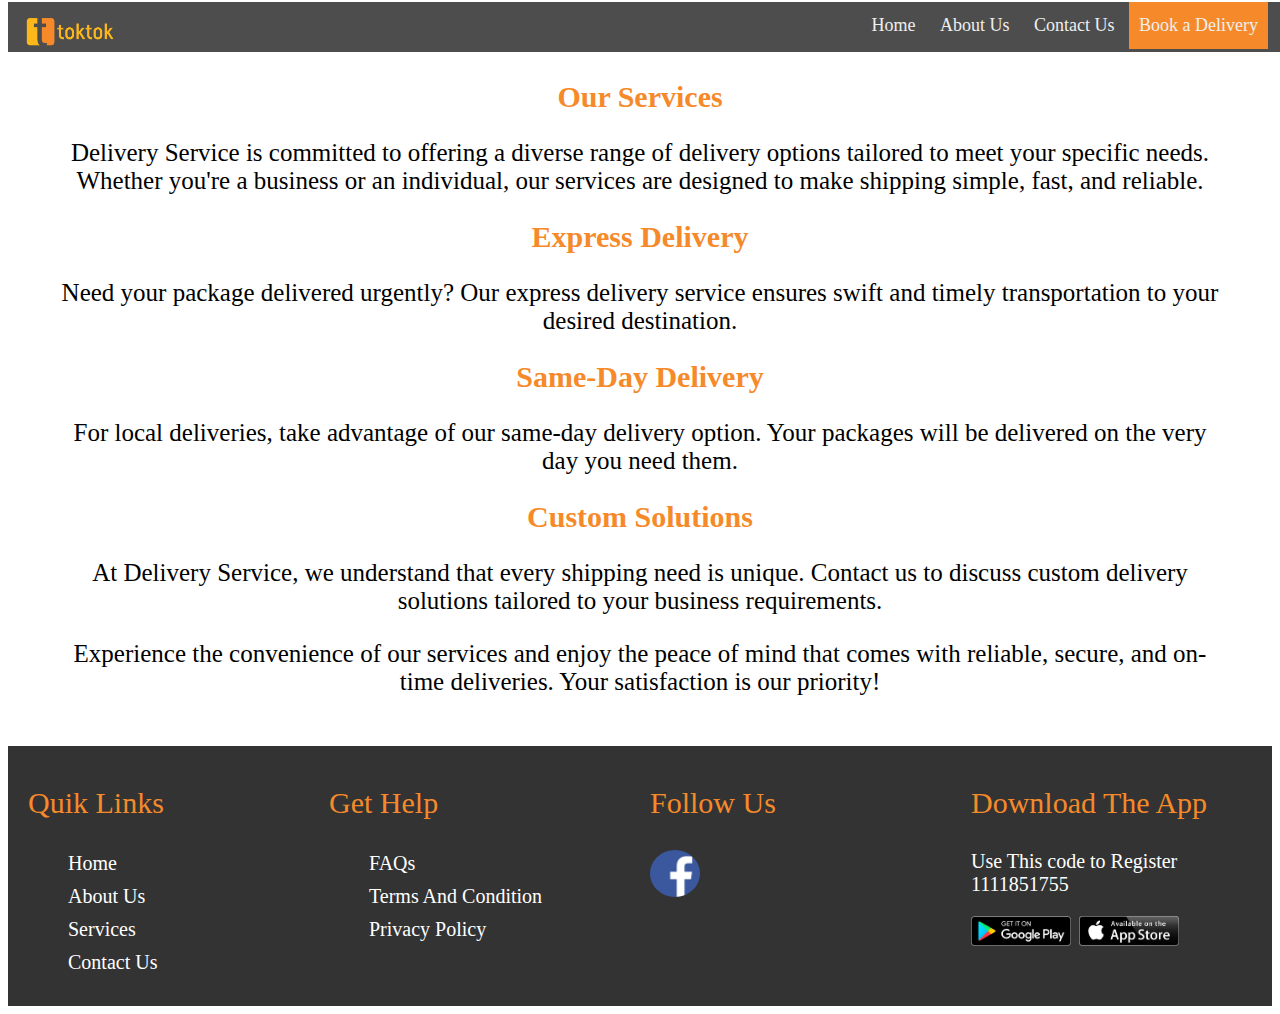
<file: services.html>
<!DOCTYPE html>
<html lang="en">

<head>
    <meta charset="UTF-8">
    <meta name="viewport" content="width=device-width, initial-scale=1.0">
    <title>Service</title>
    <link rel="stylesheet" href="style.css">
</head>

<body>

<!-- Navigation Bar -->
<header>   
    <div class="nav">
        <input type="checkbox" id="nav-check">
        <div class="nav-header">
            <div class="nav-title">
            <img src="./images/main-logo.png" alt=""width="100">
            </div>
        </div>
        <div class="nav-btn">
            <label for="nav-check">
            <span></span>
            <span></span>
            <span></span>
            </label>
        </div>

        <div class="nav-links">
            <a href= "index.html" target=>Home</a>
            <a href="about us.html" target=>About Us</a>
            <a href="contact us.html" target=>Contact Us</a>
            <a href="https://toktok.ph/book/delivery/1111851755" class="book" target="_blank">Book a Delivery</a>
        </div>
    </div>
</header>

<section class="our-services">
    <h2>Our Services</h2>
    <p>Delivery Service is committed to offering a diverse range of delivery options tailored to meet your specific needs. Whether you're a business or an individual, our services are designed to make shipping simple, fast, and reliable.</p>

    <h2>Express Delivery</h2>
    <p>Need your package delivered urgently? Our express delivery service ensures swift and timely transportation to your desired destination.</p>

    <h2>Same-Day Delivery</h2>
    <p>For local deliveries, take advantage of our same-day delivery option. Your packages will be delivered on the very day you need them.</p>

    <h2>Custom Solutions</h2>
    <p>At Delivery Service, we understand that every shipping need is unique. Contact us to discuss custom delivery solutions tailored to your business requirements.</p>

    <p>Experience the convenience of our services and enjoy the peace of mind that comes with reliable, secure, and on-time deliveries. Your satisfaction is our priority!</p>

</section>

    <!-- <footer> -->
<footer>      
    <div class="footer">
        <div class="column column1">
            <h4>Quik Links</h4>
            <ul>
                <li><a href=>Home</a></li>
                <li><a href="about us.html" target="_blank">About Us</a></li>
                <li><a href="services.html" target="_blank">Services</a></li>
                <li><a href="contact us.html" target="_blank">Contact Us</a></li>
            </ul>
        </div>
        
        <div class="column column2">
            <h4>Get Help</h4>
            <ul>
                <li><a href="faq's.html" target=>FAQs</li>
                <li><a href="terms and  condition.html" target=>Terms and Condition</a></li>
                <li> <a href="privacy policy.html" target=>Privacy Policy</a></li>
            </ul>
        </div>

        <div class="column column3">
            <h4>Follow Us</h4>
            <a href="https://www.facebook.com/profile.php?id=100092435076404&mibextid=kFxxJD" target="_blank">
            <img src="./images/fblogo_image.png" alt="Facebook Icon" width="50"></a>
        </div>

        <div class="column column4">
            <h4>Download The App</h4>
                <p>Use This code to Register 1111851755</p>
                <div class="social-links">
                <a href="https://play.google.com/store/apps/details?id=ph.cloudpanda.toktok" target="_blank">
                <img src="./images/appstore_image.png" alt="Play Store" width="100p"></a>

                <a href="https://apps.apple.com/us/app/toktok-ph/id1522988322" target="_blank">
                    <img src="./images/applestore_images.png" alt="App Store" width="100p">
                </a>
        </div>
    </div>
</footer>

</body>
</html>
</file>
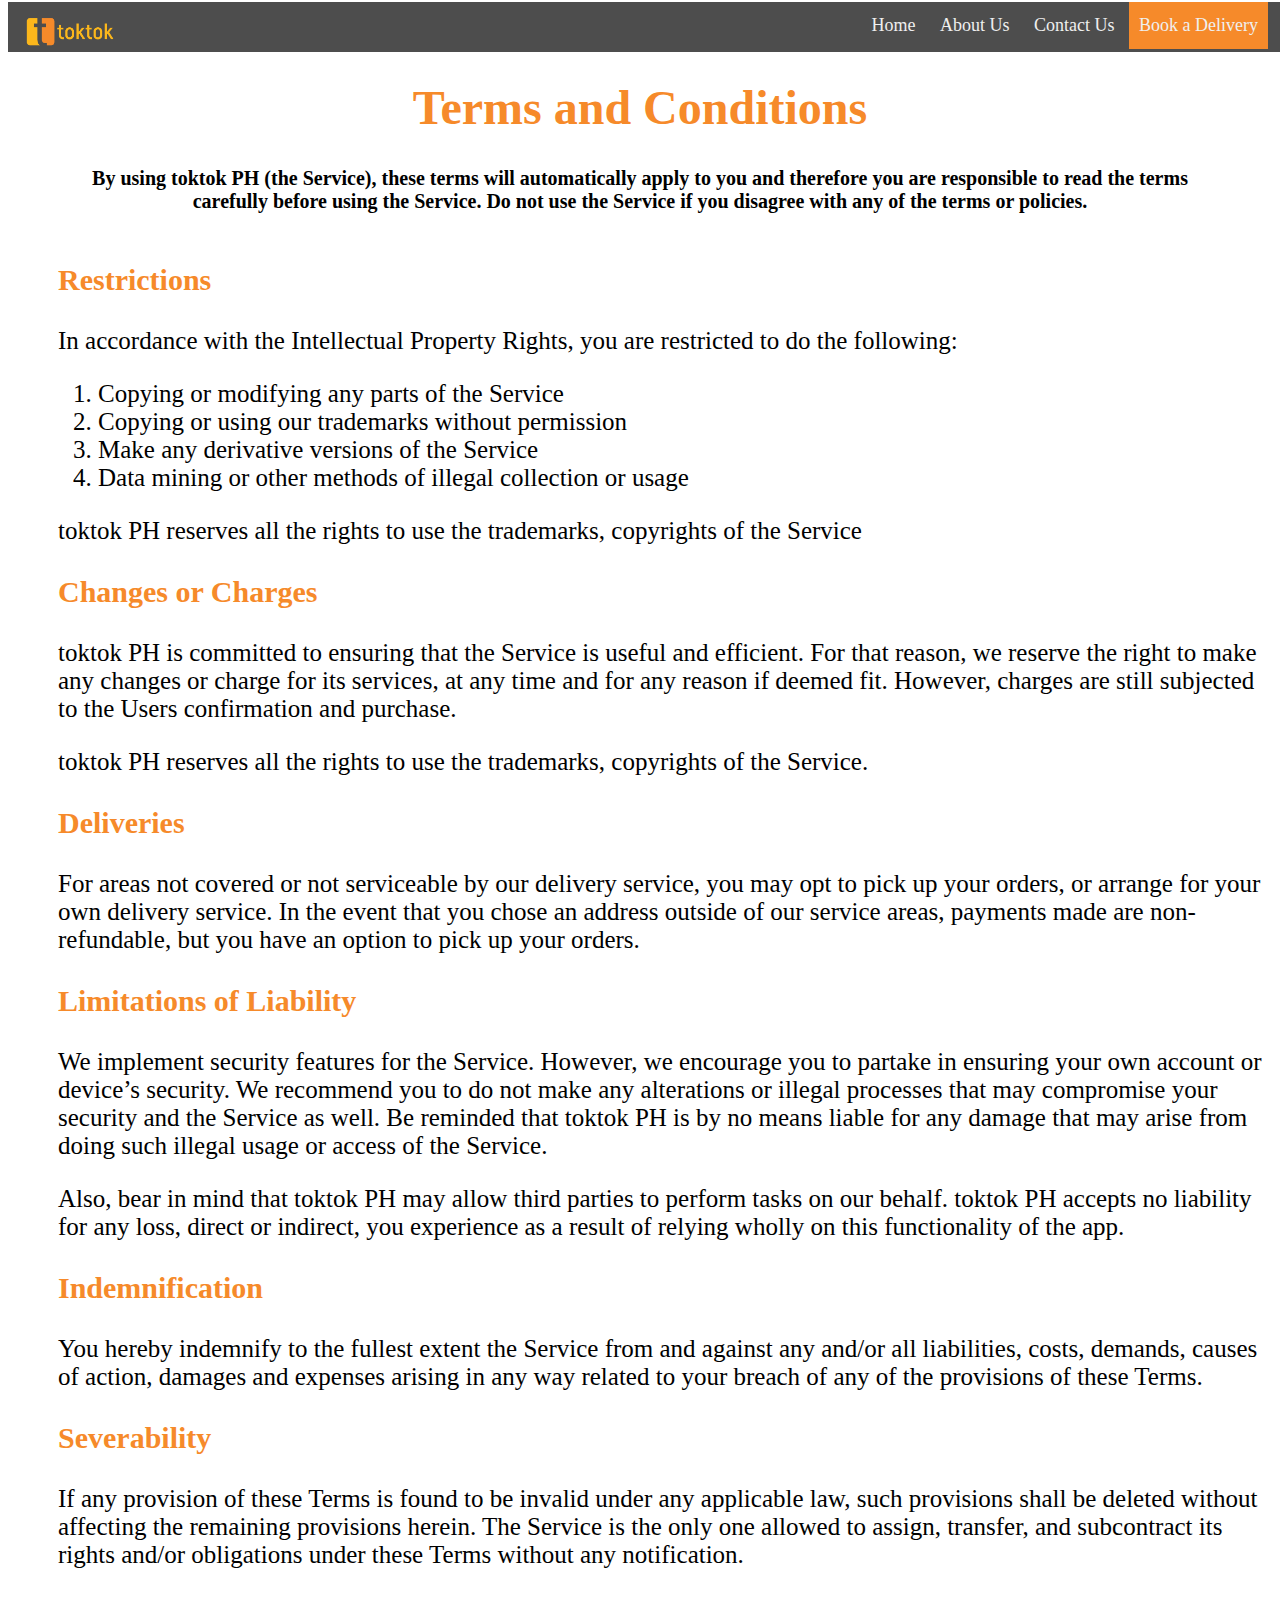
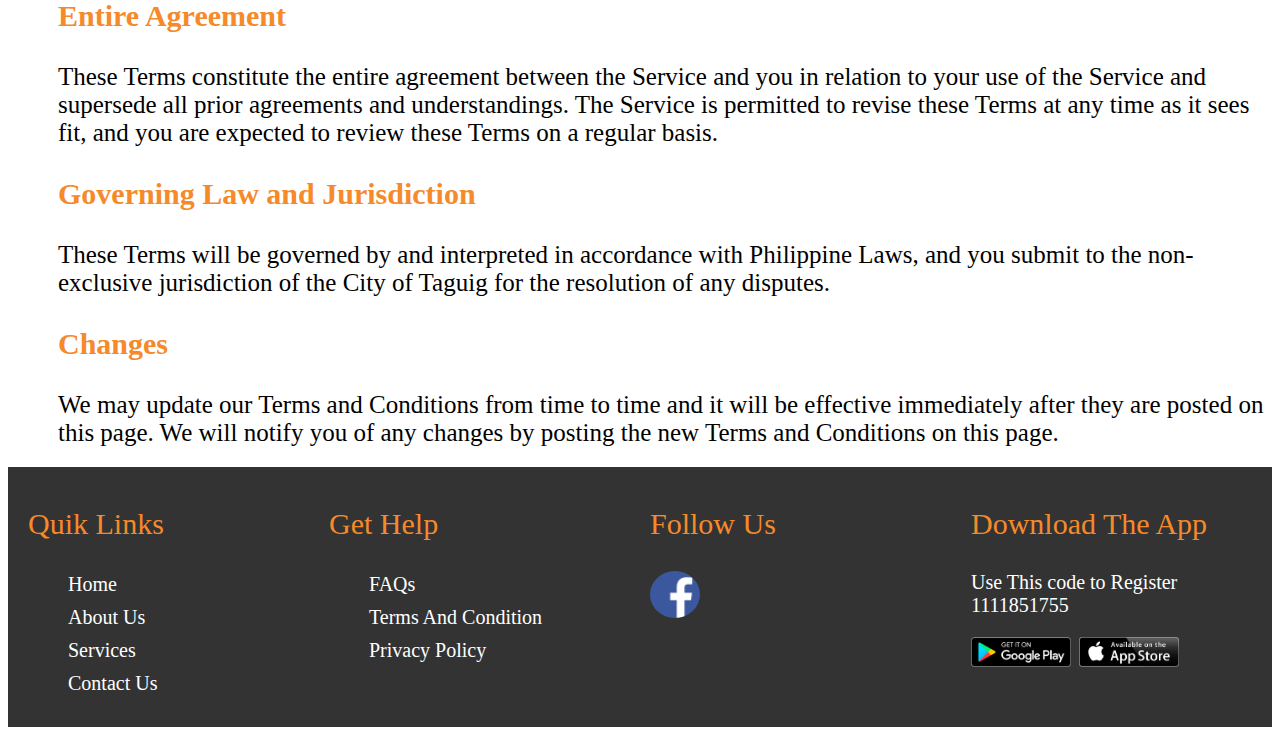
<file: terms and  condition.html>
<!DOCTYPE html>
<html lang="en">

<head>
    <meta charset="UTF-8">
    <meta name="viewport" content="width=device-width, initial-scale=1.0">
    <title>Terms and Condition</title>
    <link rel="stylesheet" href="style.css">
</head>
<body>

    <header>   
        <div class="nav">
            <input type="checkbox" id="nav-check">
            <div class="nav-header">
                <div class="nav-title">
                <img src="./images/main-logo.png" alt=""width="100">
                </div>
            </div>
            <div class="nav-btn">
                <label for="nav-check">
                <span></span>
                <span></span>
                <span></span>
                </label>
            </div>
    
            <div class="nav-links">
               <a href= "index.html" target=>Home</a>
                <a href="about us.html" target=>About Us</a>
                <a href="contact us.html" target=>Contact Us</a>
                <a href="https://toktok.ph/book/delivery/1111851755" class="book" target="_blank">Book a Delivery</a>
            </div>
        </div>
    </header>

<div class="terms">
    <h1>Terms and Conditions</h1>

    <p><strong>By using toktok PH (the Service), these terms will automatically apply to you and therefore you are responsible to read the terms carefully before using the Service. Do not use the Service if you disagree with any of the terms or policies.</strong></p>
</div>

 <div class="conditions">
    <div>
        <h3>Restrictions</h3>

        <p>In accordance with the Intellectual Property Rights, you are restricted to do the following:</p>
        
        <ol>
            <li>Copying or modifying any parts of the Service</li>
            <li>Copying or using our trademarks without permission</li>
            <li>Make any derivative versions of the Service</li>
            <li>Data mining or other methods of illegal collection or usage</li>
        </ol>

        <p>toktok PH reserves all the rights to use the trademarks, copyrights of the Service</p>
    </div>

    <div>
        <h3>Changes or Charges</h3>

        <p>toktok PH is committed to ensuring that the Service is useful and efficient. For that reason, we reserve the right to make any changes or charge for its services, at any time and for any reason if deemed fit. However, charges are still subjected to the Users confirmation and purchase.</p>
        <p>toktok PH reserves all the rights to use the trademarks, copyrights of the Service.</p>
    </div>    

    <div>
        <h3>Deliveries</h3>

        <p>For areas not covered or not serviceable by our delivery service, you may opt to pick up your orders, or arrange for your own delivery service. In the event that you chose an address outside of our service areas, payments made are non-refundable, but you have an option to pick up your orders.</p>
    </div>

    <div>
        <h3>Limitations of Liability</h3>

        <p>We implement security features for the Service. However, we encourage you to partake in ensuring your own account or device’s security. We recommend you to do not make any alterations or illegal processes that may compromise your security and the Service as well. Be reminded that toktok PH is by no means liable for any damage that may arise from doing such illegal usage or access of the Service.</p>
        <p>Also, bear in mind that toktok PH may allow third parties to perform tasks on our behalf. toktok PH accepts no liability for any loss, direct or indirect, you experience as a result of relying wholly on this functionality of the app.</p>
    </div>

    <div>
        <h3>Indemnification</h3>

        <p>You hereby indemnify to the fullest extent the Service from and against any and/or all liabilities, costs, demands, causes of action, damages and expenses arising in any way related to your breach of any of the provisions of these Terms.</p>
    </div>

    <div>
        <h3>Severability</h3>

        <p>If any provision of these Terms is found to be invalid under any applicable law, such provisions shall be deleted without affecting the remaining provisions herein. The Service is the only one allowed to assign, transfer, and subcontract its rights and/or obligations under these Terms without any notification.</p>
    </div>

    <div>
        <h3>Entire Agreement</h3>

        <p>These Terms constitute the entire agreement between the Service and you in relation to your use of the Service and supersede all prior agreements and understandings. The Service is permitted to revise these Terms at any time as it sees fit, and you are expected to review these Terms on a regular basis.</p>
    </div>

    <div>
        <h3>Governing Law and Jurisdiction</h3>

        <p>These Terms will be governed by and interpreted in accordance with Philippine Laws, and you submit to the non-exclusive jurisdiction of the City of Taguig for the resolution of any disputes.</p>
    </div>

    <div>
        <h3>Changes</h3>

        <p>We may update our Terms and Conditions from time to time and it will be effective immediately after they are posted on this page. We will notify you of any changes by posting the new Terms and Conditions on this page.</p>
    </div>
 </div>

    <!-- <footer> -->
<footer>      
    <div class="footer">
        <div class="column column1">
            <h4>Quik Links</h4>
            <ul>
                <li><a href=>Home</a></li>
                <li><a href="about us.html" target="_blank">About Us</a></li>
                <li><a href="services.html" target="_blank">Services</a></li>
                <li><a href="contact us.html" target="_blank">Contact Us</a></li>
            </ul>
        </div>
        
        <div class="column column2">
            <h4>Get Help</h4>
            <ul>
                <li><a href="faq's.html" target=>FAQs</li>
                <li><a href="terms and  condition.html" target=>Terms and Condition</a></li>
                <li> <a href="privacy policy.html" target=>Privacy Policy</a></li>
            </ul>
        </div>

        <div class="column column3">
            <h4>Follow Us</h4>
            <a href="https://www.facebook.com/profile.php?id=100092435076404&mibextid=kFxxJD" target="_blank">
            <img src="./images/fblogo_image.png" alt="Facebook Icon" width="50"></a>
        </div>

        <div class="column column4">
            <h4>Download The App</h4>
                <p>Use This code to Register 1111851755</p>
                <div class="social-links">
                <a href="https://play.google.com/store/apps/details?id=ph.cloudpanda.toktok" target="_blank">
                <img src="./images/appstore_image.png" alt="Play Store" width="100p"></a>

                <a href="https://apps.apple.com/us/app/toktok-ph/id1522988322" target="_blank">
                    <img src="./images/applestore_images.png" alt="App Store" width="100p">
                </a>
        </div>
    </div>
</footer>

</body>
</html>
</file>
<file: style.css>
/* html, body {
	width: 100vw !important;
	min-width: 100vw !important;
} */

/* body{
  margin-left: 50px;
} */


html {
    font-size: 32px;
}

.nav {
  height: 50px;
  width: 100%;
  background-color: #4d4d4d;
  position: fixed;
  top: 2px;
  z-index: 50;
}

.nav-title {
  margin: auto;
}

.nav-links {
  margin-right: 20px;
}

.nav > .nav-header {
  display: inline-block;
  font-size: 22px;
  padding: 10px;
}

.nav > .nav-btn {
  display: none;
}

.nav > .nav-links {
  display: inline;
  float: right;
  font-size: 18px;
}

.nav > .nav-links > a {
  display: inline-block;
  padding: 13px 10px;
  text-decoration: none;
  color: #efefef;
}

.book {
  background-color: #f68a2a;
}

.nav > .nav-links > a:hover {
  background-color: #f68a2a;
  transition: 1.50s;
}

.nav > #nav-check {
  display: none;
}

@media (max-width: 1000px) {
  .nav {
    height: auto;
  }

  .nav > .nav-btn {
    display: inline-block;
    position: absolute;
    right: 0;
    top: 0;
  }

  .nav > .nav-btn > label {
    display: inline-block;
    width: 50px;
    padding: 13px;
  }

  label:hover,
  .nav #nav-check:checked ~ .nav-btn > label {
    background-color: #f68a2a;
    transition: 1.05s;
  }

  .nav > .nav-btn > label > span {
    display: block;
    width: 25px;
    height: 10px;
    border-top: 2px solid #eee;
  }

  .nav > .nav-links {
    position: absolute;
    display: block;
    width: 100%;
    background-color: #333;
    height: 0;
    transition: all 0.3s ease-in;
    overflow-y: hidden;
    top: 50px;
    left: 0;
  }

  .nav > .nav-links > a {
    display: block;
    width: 100%;
  }

  .nav > #nav-check:not(:checked) ~ .nav-links {
    height: 0;
  }

  .nav > #nav-check:checked ~ .nav-links {
    height: calc(100vh - 50px);
    overflow-y: auto;
  }
}

  main {
    color: #fff;
    display: flex;
    flex-direction: column;
    align-items: flex-start;
    background: url('./images/toktok-banner.jpg')center/cover;
}

main div {
    max-width: 500px;
    margin: 0px 12px;
}

.main {
    margin-top: 150px;
    margin-bottom: 100px;
}


  main h1 {
    font-size: 72px;
    margin: 0px 0px 10px;
  }

  span {
    color: #F68A2A;
  }

/* app store button */
  .downloads1,
  .downloads2 {
overflow: auto; 
}

.downloads2 img {
    width: 30%;
    margin-right: 2%;
}

.downloads1 img {
    width: 30%;
    margin-left: 2%;
}

.downloads1 img:last-child,
 .downloads2 img:last-child {
    margin-right: 5%;
}

/* Services */
.grid {
  display: grid;
  grid-template-columns: repeat(3, 1fr);
  gap: 20px;
}

/* Style the grid items */
.grid-item {
  padding: 20px;
  border: 1px solid #fbd100;
  font-size: 25px;
}

.grid-item> img{
  background-color: black;
  width: 15%;
}

.item2,.item3{
  margin-top: 30%;
  margin-bottom: -30%;
}

.item4, .item5{
  height: 50%;
  margin-top: 30%;
}

.item6,.item7{
  margin-top: -30%;
  margin-bottom: 30%;
}

.item2, .item4, .item6{
  margin-left: 20px;
}

.item3, .item5, .item7{
  margin-right: 20px;
}

.item1> img{
  width: 70vh;
  height: 100vh;
}

.item1 {
  grid-column: 2;
  grid-row: 2 
}

.item2 {
  grid-column: 1;
  grid-row: 1;
}

.item3 {
  grid-column: 3;
  grid-row: 1;
}

.item4 {
  grid-column: 1;
  grid-row: 2;
}

.item5 {
  grid-column: 3;
  grid-row: 2;
}

.item6 {
  grid-column: 1;
  grid-row: 3;
}

.item7 {
  grid-column: 3;
  grid-row: 3;
}

@media screen and (max-width: 800px) {
  .grid {
    grid-template-columns: 1fr;
    grid-template-rows: auto;
  }

  .item1> img{
    width: 50vh;
    margin-left: 15%;
  }

  .item1,
  .item2,
  .item3,
  .item4,
  .item5,
  .item6,
  .item7,
  .item8,
  .item9 {
    grid-column: auto;
    grid-row: auto;
    margin: 20px;
  }

  .item2,
  .item3,
  .item4,
  .item5,
  .item6,
  .item7,
  .item8,
  .item9 {
    height: auto;
  }
}

/* careers */

.careers {
  text-align: center;
}

.careers h1 {
  color: #F68A2A;
  font-size: 1.5rem;
}

.careers p {
  font-size: .8em;
}

.driver-container {
  display: flex;
  justify-content: space-evenly;
  flex-wrap: wrap;
}

.driver img {
  width: 80%;
  height: auto;
  margin-top: -10%;
}

.driver h3 {
  color: rgb(19, 18, 18);
}

.driver {
  width: 25%;
  margin: 1%;
  padding: 10px;
  border-radius: 10px;
  background-color: #fbce65;
}

.rider h3 {
  margin-top: 8px;
}

.operator h3{
  margin-top: 0;
}

.rider button {
  margin-top: 2.3rem;
}

.go-driver button{
  margin-top: 1.3rem;
}

.operator button {
  margin-top: 3.2rem;
}

.driver a button {
  background-color: #f8f8f8;
  padding: 0.5rem 2.5rem;
  border-radius: 10px;
  font-size: .5rem;
  font-weight: bold;
}

.driver a button:hover {
  background-color: #d07f37;
  font-weight: bold;
  transition: 1s;
  cursor: pointer;
}

@media screen and (max-width: 800px) {
  .driver {
    width: 80%;
    margin: 2% 0 10px 0;
  }
}

/* about us */
.about-us, .our-history {
    display: flex;
    flex-direction: row;
    font-size: 30px;
    text-align: center;
    margin-top: 20px;
    margin-left: 10px;
  }

  .about> h2 {
    color: #F68A2A;
    }

  .history> h2 {
    color: #F68A2A;
    }

  
  .about, .history{
    padding: 10px;
    flex: 50%;
  }
  
  .flex-item-right, .flex-item-right2 {
    padding: 10px;
    flex: 50%;
  }

  .flex-item-right img{
    width: 100vh;;
    margin-right: 10%;
  }

  .flex-item-right2 img{
    width: 100vh;
    margin-top: 5%;
    margin-right: 10%;
    height: 90%;
  }
  
@media (max-width: 1000px) {
  .about-us, .our-history  {
    flex-direction: column;
    margin: 0 10px;
  }
}

  /* about us / page 2 */

  .About {
    text-align: center;
    margin: 80px 50px 50px 50px;
}


  .About h2 {
    color: #F68A2A;
    text-align: center;
    font-size: 35px;
  }

  .About h3 {
    color: #F68A2A;
    text-align: center;
    font-size: 30px;
  }

  .About ul {
    text-align: center;
    font-size: 25px;
  }

  .About p {
    text-align: center;
    font-size: 25px;
  }

/* SERVICES / 2ND PAGE */

.our-services{
  text-align: center;
  margin: 80px 50px 50px 50px;
}

.our-services h2, h3 {
  color: #F68A2A
}

.our-services h2, h3 {
  font-size: 30px;
}

.our-services p {
  font-size: 25px;
}

.our-services h2, p {
  margin-bottom: 20px;
}

/* CONTACT US */

.section-contact {
  position: relative;
  z-index: 3;
  padding-top: 50px;
  padding-bottom: 50px;
  background-image: url(https://www.shutterstock.com/image-photo/contact-us-customer-support-hotline-600nw-2067737414.jpg);
  background-size: cover;
}

.container-info {
  max-width: 1080px;
  margin: 0 auto;
  padding: 0 20px;
}


.section-header {
  margin-bottom: 50px;
  text-align: center;
}

.section-header h2 {
  color: #F68A2A;
  font-weight: bold;
  font-size: 2em;
  margin-bottom: 20px;
}

.section-header p {
  color: #FFF;
  margin-left: 20px;
  margin-right: 20px;
}

.row-info {
  display: flex;
  flex-wrap: wrap;
  justify-content: space-between;
}

.contact-info {
  width: 50%;
}

.contact-info-item {
  display: flex;
  align-items: center;
  margin-bottom: 30px;
}

.contact-info-icon {
  height: 70px;
  width: 70px;
  background-color: #fff;
  text-align: center;
  border-radius: 50%;
}

.contact-info-icon i {
  font-size: 30px;
  line-height: 70px;
}

.contact-info-content>.adress{
  margin-top: 15%;
}

.contact-info-content {
  margin-left: 20px;
  display: flex;
  flex-direction: column;
}

.contact-info-content > a {
  color: #FFF;
}

.contact-info-content h4 {
  color: #F68A2A;
  font-size: 1em;
  margin-bottom: 5px;
}

.contact-info-content p {
  color: #FFF;
  font-size: 1em;
}

.contact-form {
  background-color: #fff;
  padding: 40px;
  width: 48%;
  box-sizing: border-box;
}

.contact-form h2 {
  font-weight: bold;
  font-size: 1.05em;
  margin-bottom: 10px;
  color: #333;
}

.contact-form p {
  font-size: 1em;
}

.contact-form .input-box {
  position: relative;
  width: 100%;
  margin-top: 10px;
}

.contact-form .input-box input,
.contact-form .input-box textarea {
  width: 100%;
  padding: 5px 0;
  font-size: 16px;
  margin: 10px 0;
  border: none;
  border-bottom: 2px solid #333;
  outline: none;
  resize: none;
}

.contact-form .input-box span {
  position: absolute;
  left: 0;
  padding: 5px 0;
  font-size: 16px;
  margin: 10px 0;
  pointer-events: none;
  transition: 0.5s;
  color: #666;
}

.contact-form .input-box input:focus ~ span,
.contact-form .input-box textarea:focus ~ span {
  color: #f7a901;
  font-size: 12px;
  transform: translateY(-20px);
}

.contact-form .input-box input[type="submit"] {
  width: 100%;
  background: #333;
  color: #FFF;
  border: none;
  cursor: pointer;
  padding: 10px;
  font-size: 18px;
  border: 1px solid #333;
  transition: 0.5s;
}

.contact-form .input-box input[type="submit"]:hover {
  background: #FFF;
  color: #333;
}


@media (max-width: 991px) {
  .section-contact {
    padding-top: 50px;
    padding-bottom: 50px;
  }
  
  .row-info {
    flex-direction: column;
  }
  
  .contact-info {
    margin-bottom: 40px;
    width: 100%;
  }
  
  .contact-form {
    width: 100%;
  }
}

/* FAQS */

.faqs {
  margin: 100px 50px 50px 50px;
}


.faqs h2 {
  color: #f68a2a;
  font-size: 1em;
}

.faqs p {
  font-size: 25px;
}


/* Privcy Policy */

.privacy {
  margin: 100px 50px 50px 50px;
}

.privacy h2 {
  color: #f68a2a;
  font-size: 1em;
}

.pivacy p {
  font-size: .5em;
}

/* terms and condition */

.terms {
  text-align: center;
  margin: 80px 50px 50px 50px;
}

.terms h1 {
  font-size: 1.5em;
  color: #f68a2a;
}

.terms p {
  font-size: 20px;
}

.conditions ol{
  font-size: 25px;
}

.conditions p {
  font-size: 25px;
}

.conditions {
  margin-left: 50px;
}
/* footer */

.footer {
    display: grid;
    grid-template-columns: repeat(4, 1fr);
    gap: 20px;
    background-color: #333;
    margin: 0;
    /* margin-left: 10px;
    margin-right: 10px; */
  }

  .column1{
    margin-left: 20px;
  }

 .column3 img {
   border-radius: 50%;
  }

  .column4{
    margin-right: 8px;
  }


  .column h4{
    font-size: 30px;
    color :#F68A2A;
    text-transform: capitalize;
    margin-bottom: 30px;
    font-weight: 500; 
    position: relative;
}

.column ul li a:hover{
    color:#F68A2A;
    padding-left: 8px;
    
}

.column ul li {
    margin-bottom: 10px;
    font-size: 20px;
    text-transform: capitalize;
    text-decoration: none;
    font-weight: 300;
    display: block;
    transition: -0.8s;
}

.column a {
    text-decoration: none;
    color: #fff;
}

.column p {
    color: #fff;
    font-size: 20px;
}

@media(max-width: 800px){
    .column {
        width: 50%;
        margin-bottom: 30px;
    }
}

@media(max-width: 574px){
    .column {
        width: 100%;
        margin-bottom: 10px;
}
}

.allrights p {
    color: black
}

.allrights{
    display: flex;
    justify-content: center;
    background-color: #fff;
    text-align: center;
}
</file>
